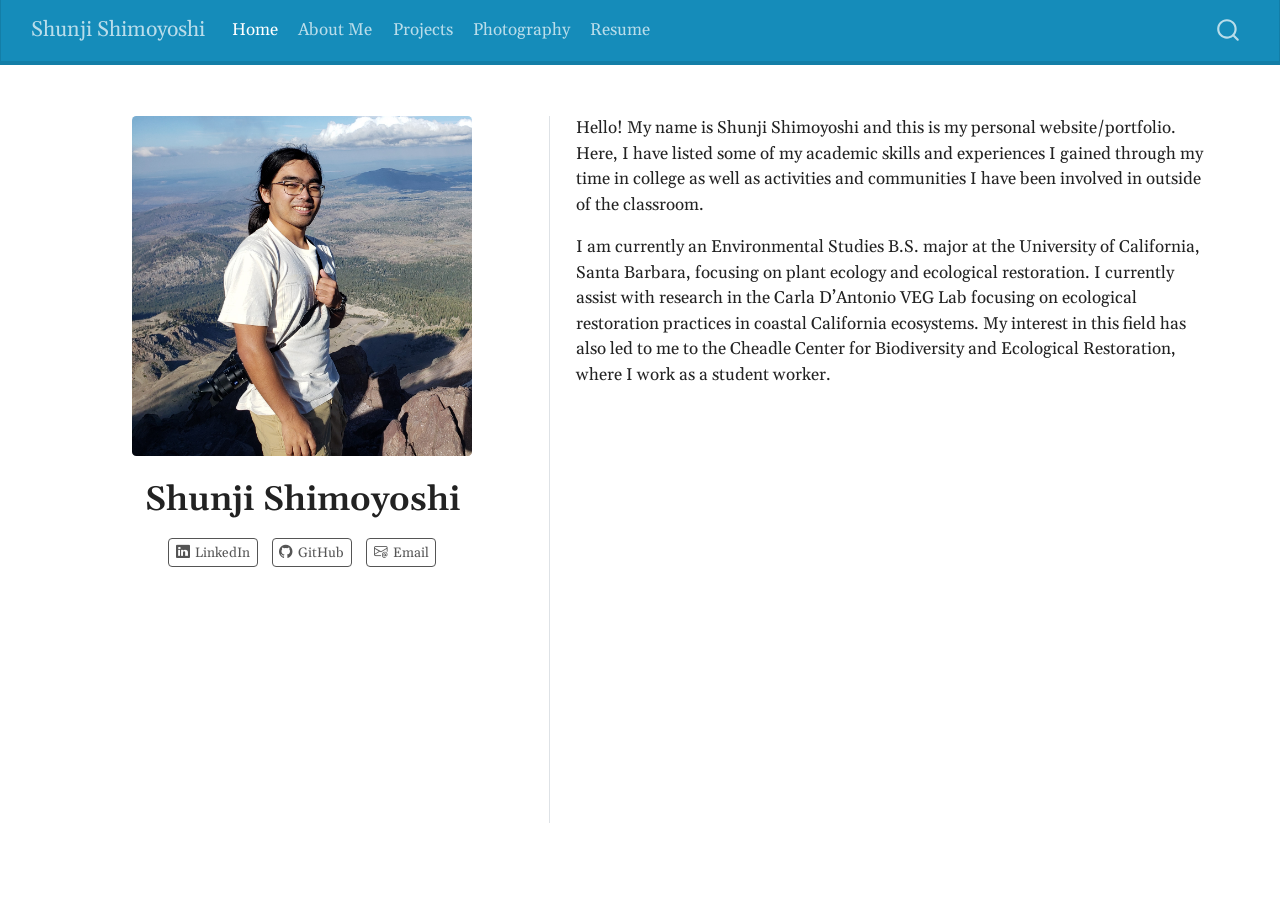
<file: docs/index.html>
<!DOCTYPE html>
<html xmlns="http://www.w3.org/1999/xhtml" lang="en" xml:lang="en"><head>

<meta charset="utf-8">
<meta name="generator" content="quarto-1.7.32">

<meta name="viewport" content="width=device-width, initial-scale=1.0, user-scalable=yes">


<title>Shunji Shimoyoshi</title>
<style>
code{white-space: pre-wrap;}
span.smallcaps{font-variant: small-caps;}
div.columns{display: flex; gap: min(4vw, 1.5em);}
div.column{flex: auto; overflow-x: auto;}
div.hanging-indent{margin-left: 1.5em; text-indent: -1.5em;}
ul.task-list{list-style: none;}
ul.task-list li input[type="checkbox"] {
  width: 0.8em;
  margin: 0 0.8em 0.2em -1em; /* quarto-specific, see https://github.com/quarto-dev/quarto-cli/issues/4556 */ 
  vertical-align: middle;
}
</style>


<script src="site_libs/quarto-nav/quarto-nav.js"></script>
<script src="site_libs/quarto-nav/headroom.min.js"></script>
<script src="site_libs/clipboard/clipboard.min.js"></script>
<script src="site_libs/quarto-search/autocomplete.umd.js"></script>
<script src="site_libs/quarto-search/fuse.min.js"></script>
<script src="site_libs/quarto-search/quarto-search.js"></script>
<meta name="quarto:offset" content="./">
<script src="site_libs/quarto-html/quarto.js" type="module"></script>
<script src="site_libs/quarto-html/tabsets/tabsets.js" type="module"></script>
<script src="site_libs/quarto-html/popper.min.js"></script>
<script src="site_libs/quarto-html/tippy.umd.min.js"></script>
<link href="site_libs/quarto-html/tippy.css" rel="stylesheet">
<link href="site_libs/quarto-html/quarto-syntax-highlighting-37eea08aefeeee20ff55810ff984fec1.css" rel="stylesheet" id="quarto-text-highlighting-styles">
<script src="site_libs/bootstrap/bootstrap.min.js"></script>
<link href="site_libs/bootstrap/bootstrap-icons.css" rel="stylesheet">
<link href="site_libs/bootstrap/bootstrap-f53d86c0c5253273106749e0fa7ec14d.min.css" rel="stylesheet" append-hash="true" id="quarto-bootstrap" data-mode="light">
<script id="quarto-search-options" type="application/json">{
  "location": "navbar",
  "copy-button": false,
  "collapse-after": 3,
  "panel-placement": "end",
  "type": "overlay",
  "limit": 50,
  "keyboard-shortcut": [
    "f",
    "/",
    "s"
  ],
  "show-item-context": false,
  "language": {
    "search-no-results-text": "No results",
    "search-matching-documents-text": "matching documents",
    "search-copy-link-title": "Copy link to search",
    "search-hide-matches-text": "Hide additional matches",
    "search-more-match-text": "more match in this document",
    "search-more-matches-text": "more matches in this document",
    "search-clear-button-title": "Clear",
    "search-text-placeholder": "",
    "search-detached-cancel-button-title": "Cancel",
    "search-submit-button-title": "Submit",
    "search-label": "Search"
  }
}</script>


</head>

<body class="nav-fixed quarto-light">

<div id="quarto-search-results"></div>
  <header id="quarto-header" class="headroom fixed-top">
    <nav class="navbar navbar-expand-lg " data-bs-theme="dark">
      <div class="navbar-container container-fluid">
      <div class="navbar-brand-container mx-auto">
    <a class="navbar-brand" href="./index.html">
    <span class="navbar-title">Shunji Shimoyoshi</span>
    </a>
  </div>
            <div id="quarto-search" class="" title="Search"></div>
          <button class="navbar-toggler" type="button" data-bs-toggle="collapse" data-bs-target="#navbarCollapse" aria-controls="navbarCollapse" role="menu" aria-expanded="false" aria-label="Toggle navigation" onclick="if (window.quartoToggleHeadroom) { window.quartoToggleHeadroom(); }">
  <span class="navbar-toggler-icon"></span>
</button>
          <div class="collapse navbar-collapse" id="navbarCollapse">
            <ul class="navbar-nav navbar-nav-scroll me-auto">
  <li class="nav-item">
    <a class="nav-link active" href="./index.html" aria-current="page"> 
<span class="menu-text">Home</span></a>
  </li>  
  <li class="nav-item">
    <a class="nav-link" href="./about.html"> 
<span class="menu-text">About Me</span></a>
  </li>  
  <li class="nav-item">
    <a class="nav-link" href="./posts.html"> 
<span class="menu-text">Projects</span></a>
  </li>  
  <li class="nav-item">
    <a class="nav-link" href="./photography.html"> 
<span class="menu-text">Photography</span></a>
  </li>  
  <li class="nav-item">
    <a class="nav-link" href="./resume.html"> 
<span class="menu-text">Resume</span></a>
  </li>  
</ul>
          </div> <!-- /navcollapse -->
            <div class="quarto-navbar-tools">
</div>
      </div> <!-- /container-fluid -->
    </nav>
</header>
<!-- content -->
<div id="quarto-content" class="quarto-container page-columns page-rows-contents page-layout-full page-navbar">
<!-- sidebar -->
<!-- margin-sidebar -->
    
<!-- main -->
<div class="quarto-about-trestles column-page">
  <div class="about-entity">
    <img src="pictures/headshot.jpg" class="about-image
  rounded " style="width: 20em;">
<header id="title-block-header" class="quarto-title-block default">
<div class="quarto-title">
<h1 class="title">Shunji Shimoyoshi</h1>
</div>
<div class="quarto-title-meta column-page">
  </div>
</header>
    <div class="about-links">
  <a href="https://www.linkedin.com/in/shunji-shimoyoshi/" class="about-link" rel="" target="_blank">
    <i class="bi bi-linkedin"></i>
     <span class="about-link-text">LinkedIn</span>
  </a>
  <a href="https://github.com/ShunjiShimo" class="about-link" rel="" target="_blank">
    <i class="bi bi-github"></i>
     <span class="about-link-text">GitHub</span>
  </a>
  <a href="mailto:sshimoyoshi@ucsb.edu" class="about-link" rel="" target="">
    <i class="bi bi-envelope-at"></i>
     <span class="about-link-text">Email</span>
  </a>
</div>
  </div>
  <div class="about-contents"><main class="content column-page" id="quarto-document-content">
<p>Hello! My name is Shunji Shimoyoshi and this is my personal website/portfolio. Here, I have listed some of my academic skills and experiences I gained through my time in college as well as activities and communities I have been involved in outside of the classroom.</p>
<p>I am currently an Environmental Studies B.S. major at the University of California, Santa Barbara, focusing on plant ecology and ecological restoration. I currently assist with research in the Carla D’Antonio VEG Lab focusing on ecological restoration practices in coastal California ecosystems. My interest in this field has also led to me to the Cheadle Center for Biodiversity and Ecological Restoration, where I work as a student worker.</p>


</main></div>
</div>
 <!-- /main -->
<script id="quarto-html-after-body" type="application/javascript">
  window.document.addEventListener("DOMContentLoaded", function (event) {
    const isCodeAnnotation = (el) => {
      for (const clz of el.classList) {
        if (clz.startsWith('code-annotation-')) {                     
          return true;
        }
      }
      return false;
    }
    const onCopySuccess = function(e) {
      // button target
      const button = e.trigger;
      // don't keep focus
      button.blur();
      // flash "checked"
      button.classList.add('code-copy-button-checked');
      var currentTitle = button.getAttribute("title");
      button.setAttribute("title", "Copied!");
      let tooltip;
      if (window.bootstrap) {
        button.setAttribute("data-bs-toggle", "tooltip");
        button.setAttribute("data-bs-placement", "left");
        button.setAttribute("data-bs-title", "Copied!");
        tooltip = new bootstrap.Tooltip(button, 
          { trigger: "manual", 
            customClass: "code-copy-button-tooltip",
            offset: [0, -8]});
        tooltip.show();    
      }
      setTimeout(function() {
        if (tooltip) {
          tooltip.hide();
          button.removeAttribute("data-bs-title");
          button.removeAttribute("data-bs-toggle");
          button.removeAttribute("data-bs-placement");
        }
        button.setAttribute("title", currentTitle);
        button.classList.remove('code-copy-button-checked');
      }, 1000);
      // clear code selection
      e.clearSelection();
    }
    const getTextToCopy = function(trigger) {
        const codeEl = trigger.previousElementSibling.cloneNode(true);
        for (const childEl of codeEl.children) {
          if (isCodeAnnotation(childEl)) {
            childEl.remove();
          }
        }
        return codeEl.innerText;
    }
    const clipboard = new window.ClipboardJS('.code-copy-button:not([data-in-quarto-modal])', {
      text: getTextToCopy
    });
    clipboard.on('success', onCopySuccess);
    if (window.document.getElementById('quarto-embedded-source-code-modal')) {
      const clipboardModal = new window.ClipboardJS('.code-copy-button[data-in-quarto-modal]', {
        text: getTextToCopy,
        container: window.document.getElementById('quarto-embedded-source-code-modal')
      });
      clipboardModal.on('success', onCopySuccess);
    }
      var localhostRegex = new RegExp(/^(?:http|https):\/\/localhost\:?[0-9]*\//);
      var mailtoRegex = new RegExp(/^mailto:/);
        var filterRegex = new RegExp('/' + window.location.host + '/');
      var isInternal = (href) => {
          return filterRegex.test(href) || localhostRegex.test(href) || mailtoRegex.test(href);
      }
      // Inspect non-navigation links and adorn them if external
     var links = window.document.querySelectorAll('a[href]:not(.nav-link):not(.navbar-brand):not(.toc-action):not(.sidebar-link):not(.sidebar-item-toggle):not(.pagination-link):not(.no-external):not([aria-hidden]):not(.dropdown-item):not(.quarto-navigation-tool):not(.about-link)');
      for (var i=0; i<links.length; i++) {
        const link = links[i];
        if (!isInternal(link.href)) {
          // undo the damage that might have been done by quarto-nav.js in the case of
          // links that we want to consider external
          if (link.dataset.originalHref !== undefined) {
            link.href = link.dataset.originalHref;
          }
        }
      }
    function tippyHover(el, contentFn, onTriggerFn, onUntriggerFn) {
      const config = {
        allowHTML: true,
        maxWidth: 500,
        delay: 100,
        arrow: false,
        appendTo: function(el) {
            return el.parentElement;
        },
        interactive: true,
        interactiveBorder: 10,
        theme: 'quarto',
        placement: 'bottom-start',
      };
      if (contentFn) {
        config.content = contentFn;
      }
      if (onTriggerFn) {
        config.onTrigger = onTriggerFn;
      }
      if (onUntriggerFn) {
        config.onUntrigger = onUntriggerFn;
      }
      window.tippy(el, config); 
    }
    const noterefs = window.document.querySelectorAll('a[role="doc-noteref"]');
    for (var i=0; i<noterefs.length; i++) {
      const ref = noterefs[i];
      tippyHover(ref, function() {
        // use id or data attribute instead here
        let href = ref.getAttribute('data-footnote-href') || ref.getAttribute('href');
        try { href = new URL(href).hash; } catch {}
        const id = href.replace(/^#\/?/, "");
        const note = window.document.getElementById(id);
        if (note) {
          return note.innerHTML;
        } else {
          return "";
        }
      });
    }
    const xrefs = window.document.querySelectorAll('a.quarto-xref');
    const processXRef = (id, note) => {
      // Strip column container classes
      const stripColumnClz = (el) => {
        el.classList.remove("page-full", "page-columns");
        if (el.children) {
          for (const child of el.children) {
            stripColumnClz(child);
          }
        }
      }
      stripColumnClz(note)
      if (id === null || id.startsWith('sec-')) {
        // Special case sections, only their first couple elements
        const container = document.createElement("div");
        if (note.children && note.children.length > 2) {
          container.appendChild(note.children[0].cloneNode(true));
          for (let i = 1; i < note.children.length; i++) {
            const child = note.children[i];
            if (child.tagName === "P" && child.innerText === "") {
              continue;
            } else {
              container.appendChild(child.cloneNode(true));
              break;
            }
          }
          if (window.Quarto?.typesetMath) {
            window.Quarto.typesetMath(container);
          }
          return container.innerHTML
        } else {
          if (window.Quarto?.typesetMath) {
            window.Quarto.typesetMath(note);
          }
          return note.innerHTML;
        }
      } else {
        // Remove any anchor links if they are present
        const anchorLink = note.querySelector('a.anchorjs-link');
        if (anchorLink) {
          anchorLink.remove();
        }
        if (window.Quarto?.typesetMath) {
          window.Quarto.typesetMath(note);
        }
        if (note.classList.contains("callout")) {
          return note.outerHTML;
        } else {
          return note.innerHTML;
        }
      }
    }
    for (var i=0; i<xrefs.length; i++) {
      const xref = xrefs[i];
      tippyHover(xref, undefined, function(instance) {
        instance.disable();
        let url = xref.getAttribute('href');
        let hash = undefined; 
        if (url.startsWith('#')) {
          hash = url;
        } else {
          try { hash = new URL(url).hash; } catch {}
        }
        if (hash) {
          const id = hash.replace(/^#\/?/, "");
          const note = window.document.getElementById(id);
          if (note !== null) {
            try {
              const html = processXRef(id, note.cloneNode(true));
              instance.setContent(html);
            } finally {
              instance.enable();
              instance.show();
            }
          } else {
            // See if we can fetch this
            fetch(url.split('#')[0])
            .then(res => res.text())
            .then(html => {
              const parser = new DOMParser();
              const htmlDoc = parser.parseFromString(html, "text/html");
              const note = htmlDoc.getElementById(id);
              if (note !== null) {
                const html = processXRef(id, note);
                instance.setContent(html);
              } 
            }).finally(() => {
              instance.enable();
              instance.show();
            });
          }
        } else {
          // See if we can fetch a full url (with no hash to target)
          // This is a special case and we should probably do some content thinning / targeting
          fetch(url)
          .then(res => res.text())
          .then(html => {
            const parser = new DOMParser();
            const htmlDoc = parser.parseFromString(html, "text/html");
            const note = htmlDoc.querySelector('main.content');
            if (note !== null) {
              // This should only happen for chapter cross references
              // (since there is no id in the URL)
              // remove the first header
              if (note.children.length > 0 && note.children[0].tagName === "HEADER") {
                note.children[0].remove();
              }
              const html = processXRef(null, note);
              instance.setContent(html);
            } 
          }).finally(() => {
            instance.enable();
            instance.show();
          });
        }
      }, function(instance) {
      });
    }
        let selectedAnnoteEl;
        const selectorForAnnotation = ( cell, annotation) => {
          let cellAttr = 'data-code-cell="' + cell + '"';
          let lineAttr = 'data-code-annotation="' +  annotation + '"';
          const selector = 'span[' + cellAttr + '][' + lineAttr + ']';
          return selector;
        }
        const selectCodeLines = (annoteEl) => {
          const doc = window.document;
          const targetCell = annoteEl.getAttribute("data-target-cell");
          const targetAnnotation = annoteEl.getAttribute("data-target-annotation");
          const annoteSpan = window.document.querySelector(selectorForAnnotation(targetCell, targetAnnotation));
          const lines = annoteSpan.getAttribute("data-code-lines").split(",");
          const lineIds = lines.map((line) => {
            return targetCell + "-" + line;
          })
          let top = null;
          let height = null;
          let parent = null;
          if (lineIds.length > 0) {
              //compute the position of the single el (top and bottom and make a div)
              const el = window.document.getElementById(lineIds[0]);
              top = el.offsetTop;
              height = el.offsetHeight;
              parent = el.parentElement.parentElement;
            if (lineIds.length > 1) {
              const lastEl = window.document.getElementById(lineIds[lineIds.length - 1]);
              const bottom = lastEl.offsetTop + lastEl.offsetHeight;
              height = bottom - top;
            }
            if (top !== null && height !== null && parent !== null) {
              // cook up a div (if necessary) and position it 
              let div = window.document.getElementById("code-annotation-line-highlight");
              if (div === null) {
                div = window.document.createElement("div");
                div.setAttribute("id", "code-annotation-line-highlight");
                div.style.position = 'absolute';
                parent.appendChild(div);
              }
              div.style.top = top - 2 + "px";
              div.style.height = height + 4 + "px";
              div.style.left = 0;
              let gutterDiv = window.document.getElementById("code-annotation-line-highlight-gutter");
              if (gutterDiv === null) {
                gutterDiv = window.document.createElement("div");
                gutterDiv.setAttribute("id", "code-annotation-line-highlight-gutter");
                gutterDiv.style.position = 'absolute';
                const codeCell = window.document.getElementById(targetCell);
                const gutter = codeCell.querySelector('.code-annotation-gutter');
                gutter.appendChild(gutterDiv);
              }
              gutterDiv.style.top = top - 2 + "px";
              gutterDiv.style.height = height + 4 + "px";
            }
            selectedAnnoteEl = annoteEl;
          }
        };
        const unselectCodeLines = () => {
          const elementsIds = ["code-annotation-line-highlight", "code-annotation-line-highlight-gutter"];
          elementsIds.forEach((elId) => {
            const div = window.document.getElementById(elId);
            if (div) {
              div.remove();
            }
          });
          selectedAnnoteEl = undefined;
        };
          // Handle positioning of the toggle
      window.addEventListener(
        "resize",
        throttle(() => {
          elRect = undefined;
          if (selectedAnnoteEl) {
            selectCodeLines(selectedAnnoteEl);
          }
        }, 10)
      );
      function throttle(fn, ms) {
      let throttle = false;
      let timer;
        return (...args) => {
          if(!throttle) { // first call gets through
              fn.apply(this, args);
              throttle = true;
          } else { // all the others get throttled
              if(timer) clearTimeout(timer); // cancel #2
              timer = setTimeout(() => {
                fn.apply(this, args);
                timer = throttle = false;
              }, ms);
          }
        };
      }
        // Attach click handler to the DT
        const annoteDls = window.document.querySelectorAll('dt[data-target-cell]');
        for (const annoteDlNode of annoteDls) {
          annoteDlNode.addEventListener('click', (event) => {
            const clickedEl = event.target;
            if (clickedEl !== selectedAnnoteEl) {
              unselectCodeLines();
              const activeEl = window.document.querySelector('dt[data-target-cell].code-annotation-active');
              if (activeEl) {
                activeEl.classList.remove('code-annotation-active');
              }
              selectCodeLines(clickedEl);
              clickedEl.classList.add('code-annotation-active');
            } else {
              // Unselect the line
              unselectCodeLines();
              clickedEl.classList.remove('code-annotation-active');
            }
          });
        }
    const findCites = (el) => {
      const parentEl = el.parentElement;
      if (parentEl) {
        const cites = parentEl.dataset.cites;
        if (cites) {
          return {
            el,
            cites: cites.split(' ')
          };
        } else {
          return findCites(el.parentElement)
        }
      } else {
        return undefined;
      }
    };
    var bibliorefs = window.document.querySelectorAll('a[role="doc-biblioref"]');
    for (var i=0; i<bibliorefs.length; i++) {
      const ref = bibliorefs[i];
      const citeInfo = findCites(ref);
      if (citeInfo) {
        tippyHover(citeInfo.el, function() {
          var popup = window.document.createElement('div');
          citeInfo.cites.forEach(function(cite) {
            var citeDiv = window.document.createElement('div');
            citeDiv.classList.add('hanging-indent');
            citeDiv.classList.add('csl-entry');
            var biblioDiv = window.document.getElementById('ref-' + cite);
            if (biblioDiv) {
              citeDiv.innerHTML = biblioDiv.innerHTML;
            }
            popup.appendChild(citeDiv);
          });
          return popup.innerHTML;
        });
      }
    }
  });
  </script>
</div> <!-- /content -->




</body></html>
</file>
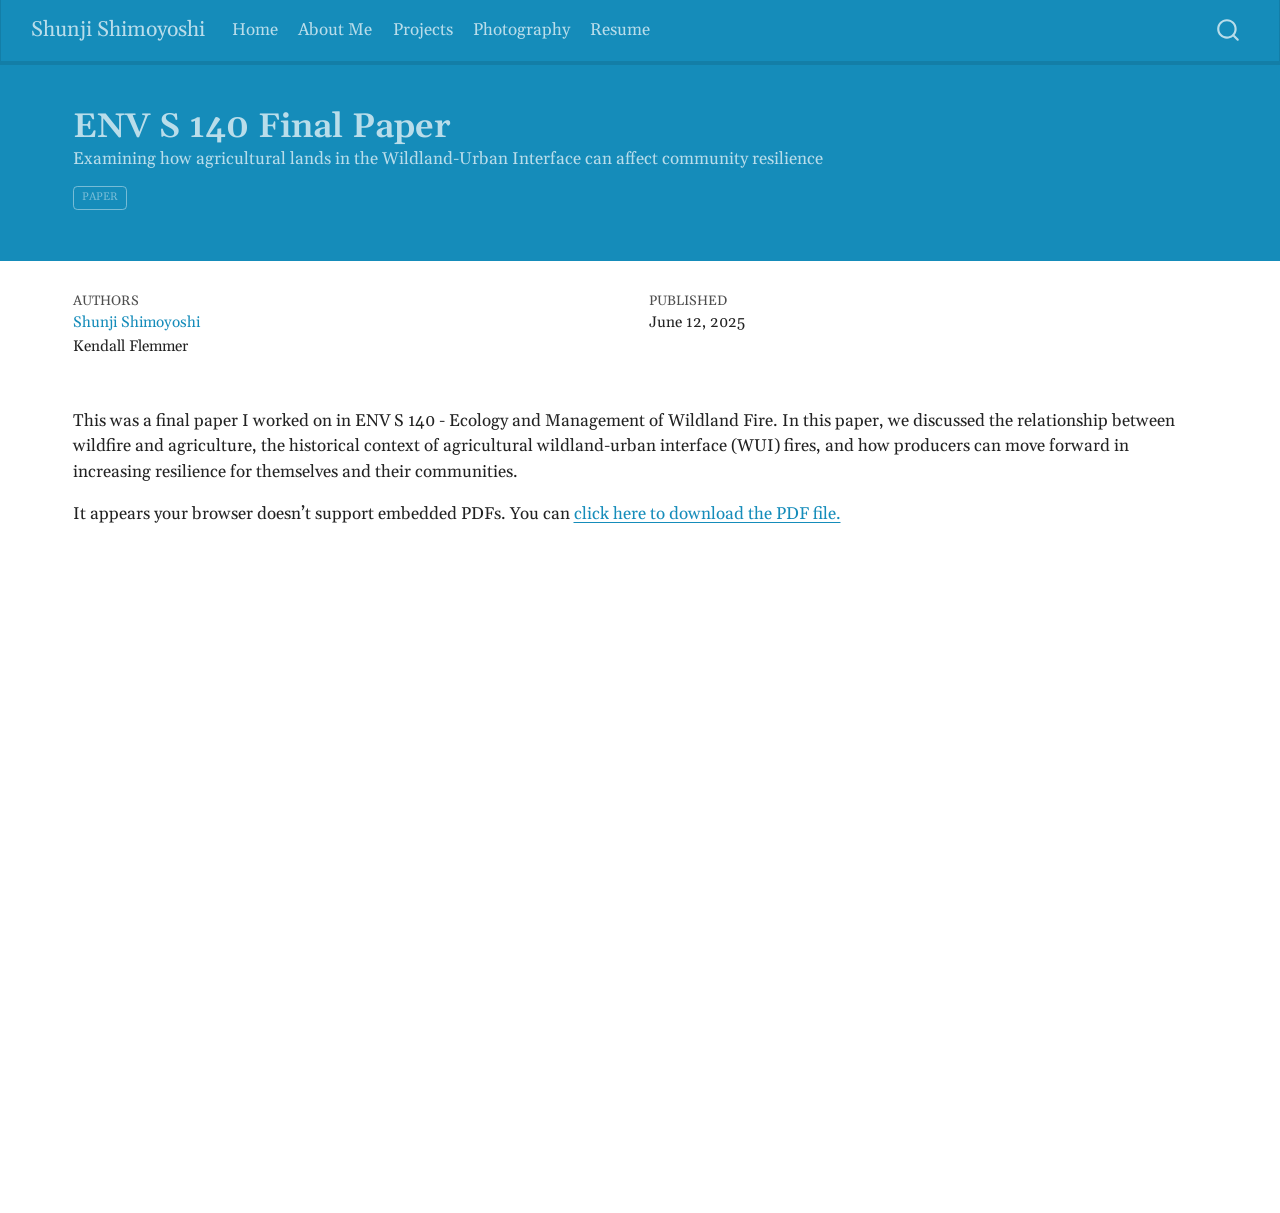
<file: docs/posts/2025-06-12-envs140-final-paper/index.html>
<!DOCTYPE html>
<html xmlns="http://www.w3.org/1999/xhtml" lang="en" xml:lang="en"><head>

<meta charset="utf-8">
<meta name="generator" content="quarto-1.7.32">

<meta name="viewport" content="width=device-width, initial-scale=1.0, user-scalable=yes">

<meta name="author" content="Shunji Shimoyoshi">
<meta name="author" content="Kendall Flemmer">
<meta name="dcterms.date" content="2025-06-12">
<meta name="description" content="Examining how agricultural lands in the Wildland-Urban Interface can affect community resilience">

<title>ENV S 140 Final Paper – Shunji Shimoyoshi</title>
<style>
code{white-space: pre-wrap;}
span.smallcaps{font-variant: small-caps;}
div.columns{display: flex; gap: min(4vw, 1.5em);}
div.column{flex: auto; overflow-x: auto;}
div.hanging-indent{margin-left: 1.5em; text-indent: -1.5em;}
ul.task-list{list-style: none;}
ul.task-list li input[type="checkbox"] {
  width: 0.8em;
  margin: 0 0.8em 0.2em -1em; /* quarto-specific, see https://github.com/quarto-dev/quarto-cli/issues/4556 */ 
  vertical-align: middle;
}
</style>


<script src="../../site_libs/quarto-nav/quarto-nav.js"></script>
<script src="../../site_libs/quarto-nav/headroom.min.js"></script>
<script src="../../site_libs/clipboard/clipboard.min.js"></script>
<script src="../../site_libs/quarto-search/autocomplete.umd.js"></script>
<script src="../../site_libs/quarto-search/fuse.min.js"></script>
<script src="../../site_libs/quarto-search/quarto-search.js"></script>
<meta name="quarto:offset" content="../../">
<script src="../../site_libs/quarto-html/quarto.js" type="module"></script>
<script src="../../site_libs/quarto-html/tabsets/tabsets.js" type="module"></script>
<script src="../../site_libs/quarto-html/popper.min.js"></script>
<script src="../../site_libs/quarto-html/tippy.umd.min.js"></script>
<script src="../../site_libs/quarto-html/anchor.min.js"></script>
<link href="../../site_libs/quarto-html/tippy.css" rel="stylesheet">
<link href="../../site_libs/quarto-html/quarto-syntax-highlighting-37eea08aefeeee20ff55810ff984fec1.css" rel="stylesheet" id="quarto-text-highlighting-styles">
<script src="../../site_libs/bootstrap/bootstrap.min.js"></script>
<link href="../../site_libs/bootstrap/bootstrap-icons.css" rel="stylesheet">
<link href="../../site_libs/bootstrap/bootstrap-f53d86c0c5253273106749e0fa7ec14d.min.css" rel="stylesheet" append-hash="true" id="quarto-bootstrap" data-mode="light">
<script id="quarto-search-options" type="application/json">{
  "location": "navbar",
  "copy-button": false,
  "collapse-after": 3,
  "panel-placement": "end",
  "type": "overlay",
  "limit": 50,
  "keyboard-shortcut": [
    "f",
    "/",
    "s"
  ],
  "show-item-context": false,
  "language": {
    "search-no-results-text": "No results",
    "search-matching-documents-text": "matching documents",
    "search-copy-link-title": "Copy link to search",
    "search-hide-matches-text": "Hide additional matches",
    "search-more-match-text": "more match in this document",
    "search-more-matches-text": "more matches in this document",
    "search-clear-button-title": "Clear",
    "search-text-placeholder": "",
    "search-detached-cancel-button-title": "Cancel",
    "search-submit-button-title": "Submit",
    "search-label": "Search"
  }
}</script>


</head>

<body class="nav-fixed quarto-light">

<div id="quarto-search-results"></div>
  <header id="quarto-header" class="headroom fixed-top quarto-banner">
    <nav class="navbar navbar-expand-lg " data-bs-theme="dark">
      <div class="navbar-container container-fluid">
      <div class="navbar-brand-container mx-auto">
    <a class="navbar-brand" href="../../index.html">
    <span class="navbar-title">Shunji Shimoyoshi</span>
    </a>
  </div>
            <div id="quarto-search" class="" title="Search"></div>
          <button class="navbar-toggler" type="button" data-bs-toggle="collapse" data-bs-target="#navbarCollapse" aria-controls="navbarCollapse" role="menu" aria-expanded="false" aria-label="Toggle navigation" onclick="if (window.quartoToggleHeadroom) { window.quartoToggleHeadroom(); }">
  <span class="navbar-toggler-icon"></span>
</button>
          <div class="collapse navbar-collapse" id="navbarCollapse">
            <ul class="navbar-nav navbar-nav-scroll me-auto">
  <li class="nav-item">
    <a class="nav-link" href="../../index.html"> 
<span class="menu-text">Home</span></a>
  </li>  
  <li class="nav-item">
    <a class="nav-link" href="../../about.html"> 
<span class="menu-text">About Me</span></a>
  </li>  
  <li class="nav-item">
    <a class="nav-link" href="../../posts.html"> 
<span class="menu-text">Projects</span></a>
  </li>  
  <li class="nav-item">
    <a class="nav-link" href="../../photography.html"> 
<span class="menu-text">Photography</span></a>
  </li>  
  <li class="nav-item">
    <a class="nav-link" href="../../resume.html"> 
<span class="menu-text">Resume</span></a>
  </li>  
</ul>
          </div> <!-- /navcollapse -->
            <div class="quarto-navbar-tools">
</div>
      </div> <!-- /container-fluid -->
    </nav>
</header>
<!-- content -->
<header id="title-block-header" class="quarto-title-block default page-columns page-full">
  <div class="quarto-title-banner page-columns page-full">
    <div class="quarto-title column-page">
      <h1 class="title">ENV S 140 Final Paper</h1>
                  <div>
        <div class="description">
          Examining how agricultural lands in the Wildland-Urban Interface can affect community resilience
        </div>
      </div>
                          <div class="quarto-categories">
                <div class="quarto-category">Paper</div>
              </div>
                  </div>
  </div>
    
  
  <div class="quarto-title-meta column-page">

      <div>
      <div class="quarto-title-meta-heading">Authors</div>
      <div class="quarto-title-meta-contents">
               <p><a href="https://shunjishimo.github.io/">Shunji Shimoyoshi</a> </p>
               <p>Kendall Flemmer </p>
            </div>
    </div>
      
      <div>
      <div class="quarto-title-meta-heading">Published</div>
      <div class="quarto-title-meta-contents">
        <p class="date">June 12, 2025</p>
      </div>
    </div>
    
      
    </div>
    
  
  </header><div id="quarto-content" class="quarto-container page-columns page-rows-contents page-layout-full page-navbar">
<!-- sidebar -->
<!-- margin-sidebar -->
    
<!-- main -->
<main class="content quarto-banner-title-block column-page" id="quarto-document-content">





<p>This was a final paper I worked on in ENV S 140 - Ecology and Management of Wildland Fire. In this paper, we discussed the relationship between wildfire and agriculture, the historical context of agricultural wildland-urban interface (WUI) fires, and how producers can move forward in increasing resilience for themselves and their communities.</p>
<object data="ENV S 140 - Final Paper.pdf" type="application/pdf" width="100%" height="600px">
<p>
It appears your browser doesn’t support embedded PDFs. You can <a href="ENV S 140 - Final Paper.pdf">click here to download the PDF file.</a>
</p>
</object>



</main> <!-- /main -->
<script id="quarto-html-after-body" type="application/javascript">
  window.document.addEventListener("DOMContentLoaded", function (event) {
    const icon = "";
    const anchorJS = new window.AnchorJS();
    anchorJS.options = {
      placement: 'right',
      icon: icon
    };
    anchorJS.add('.anchored');
    const isCodeAnnotation = (el) => {
      for (const clz of el.classList) {
        if (clz.startsWith('code-annotation-')) {                     
          return true;
        }
      }
      return false;
    }
    const onCopySuccess = function(e) {
      // button target
      const button = e.trigger;
      // don't keep focus
      button.blur();
      // flash "checked"
      button.classList.add('code-copy-button-checked');
      var currentTitle = button.getAttribute("title");
      button.setAttribute("title", "Copied!");
      let tooltip;
      if (window.bootstrap) {
        button.setAttribute("data-bs-toggle", "tooltip");
        button.setAttribute("data-bs-placement", "left");
        button.setAttribute("data-bs-title", "Copied!");
        tooltip = new bootstrap.Tooltip(button, 
          { trigger: "manual", 
            customClass: "code-copy-button-tooltip",
            offset: [0, -8]});
        tooltip.show();    
      }
      setTimeout(function() {
        if (tooltip) {
          tooltip.hide();
          button.removeAttribute("data-bs-title");
          button.removeAttribute("data-bs-toggle");
          button.removeAttribute("data-bs-placement");
        }
        button.setAttribute("title", currentTitle);
        button.classList.remove('code-copy-button-checked');
      }, 1000);
      // clear code selection
      e.clearSelection();
    }
    const getTextToCopy = function(trigger) {
        const codeEl = trigger.previousElementSibling.cloneNode(true);
        for (const childEl of codeEl.children) {
          if (isCodeAnnotation(childEl)) {
            childEl.remove();
          }
        }
        return codeEl.innerText;
    }
    const clipboard = new window.ClipboardJS('.code-copy-button:not([data-in-quarto-modal])', {
      text: getTextToCopy
    });
    clipboard.on('success', onCopySuccess);
    if (window.document.getElementById('quarto-embedded-source-code-modal')) {
      const clipboardModal = new window.ClipboardJS('.code-copy-button[data-in-quarto-modal]', {
        text: getTextToCopy,
        container: window.document.getElementById('quarto-embedded-source-code-modal')
      });
      clipboardModal.on('success', onCopySuccess);
    }
      var localhostRegex = new RegExp(/^(?:http|https):\/\/localhost\:?[0-9]*\//);
      var mailtoRegex = new RegExp(/^mailto:/);
        var filterRegex = new RegExp('/' + window.location.host + '/');
      var isInternal = (href) => {
          return filterRegex.test(href) || localhostRegex.test(href) || mailtoRegex.test(href);
      }
      // Inspect non-navigation links and adorn them if external
     var links = window.document.querySelectorAll('a[href]:not(.nav-link):not(.navbar-brand):not(.toc-action):not(.sidebar-link):not(.sidebar-item-toggle):not(.pagination-link):not(.no-external):not([aria-hidden]):not(.dropdown-item):not(.quarto-navigation-tool):not(.about-link)');
      for (var i=0; i<links.length; i++) {
        const link = links[i];
        if (!isInternal(link.href)) {
          // undo the damage that might have been done by quarto-nav.js in the case of
          // links that we want to consider external
          if (link.dataset.originalHref !== undefined) {
            link.href = link.dataset.originalHref;
          }
        }
      }
    function tippyHover(el, contentFn, onTriggerFn, onUntriggerFn) {
      const config = {
        allowHTML: true,
        maxWidth: 500,
        delay: 100,
        arrow: false,
        appendTo: function(el) {
            return el.parentElement;
        },
        interactive: true,
        interactiveBorder: 10,
        theme: 'quarto',
        placement: 'bottom-start',
      };
      if (contentFn) {
        config.content = contentFn;
      }
      if (onTriggerFn) {
        config.onTrigger = onTriggerFn;
      }
      if (onUntriggerFn) {
        config.onUntrigger = onUntriggerFn;
      }
      window.tippy(el, config); 
    }
    const noterefs = window.document.querySelectorAll('a[role="doc-noteref"]');
    for (var i=0; i<noterefs.length; i++) {
      const ref = noterefs[i];
      tippyHover(ref, function() {
        // use id or data attribute instead here
        let href = ref.getAttribute('data-footnote-href') || ref.getAttribute('href');
        try { href = new URL(href).hash; } catch {}
        const id = href.replace(/^#\/?/, "");
        const note = window.document.getElementById(id);
        if (note) {
          return note.innerHTML;
        } else {
          return "";
        }
      });
    }
    const xrefs = window.document.querySelectorAll('a.quarto-xref');
    const processXRef = (id, note) => {
      // Strip column container classes
      const stripColumnClz = (el) => {
        el.classList.remove("page-full", "page-columns");
        if (el.children) {
          for (const child of el.children) {
            stripColumnClz(child);
          }
        }
      }
      stripColumnClz(note)
      if (id === null || id.startsWith('sec-')) {
        // Special case sections, only their first couple elements
        const container = document.createElement("div");
        if (note.children && note.children.length > 2) {
          container.appendChild(note.children[0].cloneNode(true));
          for (let i = 1; i < note.children.length; i++) {
            const child = note.children[i];
            if (child.tagName === "P" && child.innerText === "") {
              continue;
            } else {
              container.appendChild(child.cloneNode(true));
              break;
            }
          }
          if (window.Quarto?.typesetMath) {
            window.Quarto.typesetMath(container);
          }
          return container.innerHTML
        } else {
          if (window.Quarto?.typesetMath) {
            window.Quarto.typesetMath(note);
          }
          return note.innerHTML;
        }
      } else {
        // Remove any anchor links if they are present
        const anchorLink = note.querySelector('a.anchorjs-link');
        if (anchorLink) {
          anchorLink.remove();
        }
        if (window.Quarto?.typesetMath) {
          window.Quarto.typesetMath(note);
        }
        if (note.classList.contains("callout")) {
          return note.outerHTML;
        } else {
          return note.innerHTML;
        }
      }
    }
    for (var i=0; i<xrefs.length; i++) {
      const xref = xrefs[i];
      tippyHover(xref, undefined, function(instance) {
        instance.disable();
        let url = xref.getAttribute('href');
        let hash = undefined; 
        if (url.startsWith('#')) {
          hash = url;
        } else {
          try { hash = new URL(url).hash; } catch {}
        }
        if (hash) {
          const id = hash.replace(/^#\/?/, "");
          const note = window.document.getElementById(id);
          if (note !== null) {
            try {
              const html = processXRef(id, note.cloneNode(true));
              instance.setContent(html);
            } finally {
              instance.enable();
              instance.show();
            }
          } else {
            // See if we can fetch this
            fetch(url.split('#')[0])
            .then(res => res.text())
            .then(html => {
              const parser = new DOMParser();
              const htmlDoc = parser.parseFromString(html, "text/html");
              const note = htmlDoc.getElementById(id);
              if (note !== null) {
                const html = processXRef(id, note);
                instance.setContent(html);
              } 
            }).finally(() => {
              instance.enable();
              instance.show();
            });
          }
        } else {
          // See if we can fetch a full url (with no hash to target)
          // This is a special case and we should probably do some content thinning / targeting
          fetch(url)
          .then(res => res.text())
          .then(html => {
            const parser = new DOMParser();
            const htmlDoc = parser.parseFromString(html, "text/html");
            const note = htmlDoc.querySelector('main.content');
            if (note !== null) {
              // This should only happen for chapter cross references
              // (since there is no id in the URL)
              // remove the first header
              if (note.children.length > 0 && note.children[0].tagName === "HEADER") {
                note.children[0].remove();
              }
              const html = processXRef(null, note);
              instance.setContent(html);
            } 
          }).finally(() => {
            instance.enable();
            instance.show();
          });
        }
      }, function(instance) {
      });
    }
        let selectedAnnoteEl;
        const selectorForAnnotation = ( cell, annotation) => {
          let cellAttr = 'data-code-cell="' + cell + '"';
          let lineAttr = 'data-code-annotation="' +  annotation + '"';
          const selector = 'span[' + cellAttr + '][' + lineAttr + ']';
          return selector;
        }
        const selectCodeLines = (annoteEl) => {
          const doc = window.document;
          const targetCell = annoteEl.getAttribute("data-target-cell");
          const targetAnnotation = annoteEl.getAttribute("data-target-annotation");
          const annoteSpan = window.document.querySelector(selectorForAnnotation(targetCell, targetAnnotation));
          const lines = annoteSpan.getAttribute("data-code-lines").split(",");
          const lineIds = lines.map((line) => {
            return targetCell + "-" + line;
          })
          let top = null;
          let height = null;
          let parent = null;
          if (lineIds.length > 0) {
              //compute the position of the single el (top and bottom and make a div)
              const el = window.document.getElementById(lineIds[0]);
              top = el.offsetTop;
              height = el.offsetHeight;
              parent = el.parentElement.parentElement;
            if (lineIds.length > 1) {
              const lastEl = window.document.getElementById(lineIds[lineIds.length - 1]);
              const bottom = lastEl.offsetTop + lastEl.offsetHeight;
              height = bottom - top;
            }
            if (top !== null && height !== null && parent !== null) {
              // cook up a div (if necessary) and position it 
              let div = window.document.getElementById("code-annotation-line-highlight");
              if (div === null) {
                div = window.document.createElement("div");
                div.setAttribute("id", "code-annotation-line-highlight");
                div.style.position = 'absolute';
                parent.appendChild(div);
              }
              div.style.top = top - 2 + "px";
              div.style.height = height + 4 + "px";
              div.style.left = 0;
              let gutterDiv = window.document.getElementById("code-annotation-line-highlight-gutter");
              if (gutterDiv === null) {
                gutterDiv = window.document.createElement("div");
                gutterDiv.setAttribute("id", "code-annotation-line-highlight-gutter");
                gutterDiv.style.position = 'absolute';
                const codeCell = window.document.getElementById(targetCell);
                const gutter = codeCell.querySelector('.code-annotation-gutter');
                gutter.appendChild(gutterDiv);
              }
              gutterDiv.style.top = top - 2 + "px";
              gutterDiv.style.height = height + 4 + "px";
            }
            selectedAnnoteEl = annoteEl;
          }
        };
        const unselectCodeLines = () => {
          const elementsIds = ["code-annotation-line-highlight", "code-annotation-line-highlight-gutter"];
          elementsIds.forEach((elId) => {
            const div = window.document.getElementById(elId);
            if (div) {
              div.remove();
            }
          });
          selectedAnnoteEl = undefined;
        };
          // Handle positioning of the toggle
      window.addEventListener(
        "resize",
        throttle(() => {
          elRect = undefined;
          if (selectedAnnoteEl) {
            selectCodeLines(selectedAnnoteEl);
          }
        }, 10)
      );
      function throttle(fn, ms) {
      let throttle = false;
      let timer;
        return (...args) => {
          if(!throttle) { // first call gets through
              fn.apply(this, args);
              throttle = true;
          } else { // all the others get throttled
              if(timer) clearTimeout(timer); // cancel #2
              timer = setTimeout(() => {
                fn.apply(this, args);
                timer = throttle = false;
              }, ms);
          }
        };
      }
        // Attach click handler to the DT
        const annoteDls = window.document.querySelectorAll('dt[data-target-cell]');
        for (const annoteDlNode of annoteDls) {
          annoteDlNode.addEventListener('click', (event) => {
            const clickedEl = event.target;
            if (clickedEl !== selectedAnnoteEl) {
              unselectCodeLines();
              const activeEl = window.document.querySelector('dt[data-target-cell].code-annotation-active');
              if (activeEl) {
                activeEl.classList.remove('code-annotation-active');
              }
              selectCodeLines(clickedEl);
              clickedEl.classList.add('code-annotation-active');
            } else {
              // Unselect the line
              unselectCodeLines();
              clickedEl.classList.remove('code-annotation-active');
            }
          });
        }
    const findCites = (el) => {
      const parentEl = el.parentElement;
      if (parentEl) {
        const cites = parentEl.dataset.cites;
        if (cites) {
          return {
            el,
            cites: cites.split(' ')
          };
        } else {
          return findCites(el.parentElement)
        }
      } else {
        return undefined;
      }
    };
    var bibliorefs = window.document.querySelectorAll('a[role="doc-biblioref"]');
    for (var i=0; i<bibliorefs.length; i++) {
      const ref = bibliorefs[i];
      const citeInfo = findCites(ref);
      if (citeInfo) {
        tippyHover(citeInfo.el, function() {
          var popup = window.document.createElement('div');
          citeInfo.cites.forEach(function(cite) {
            var citeDiv = window.document.createElement('div');
            citeDiv.classList.add('hanging-indent');
            citeDiv.classList.add('csl-entry');
            var biblioDiv = window.document.getElementById('ref-' + cite);
            if (biblioDiv) {
              citeDiv.innerHTML = biblioDiv.innerHTML;
            }
            popup.appendChild(citeDiv);
          });
          return popup.innerHTML;
        });
      }
    }
  });
  </script>
</div> <!-- /content -->




</body></html>
</file>
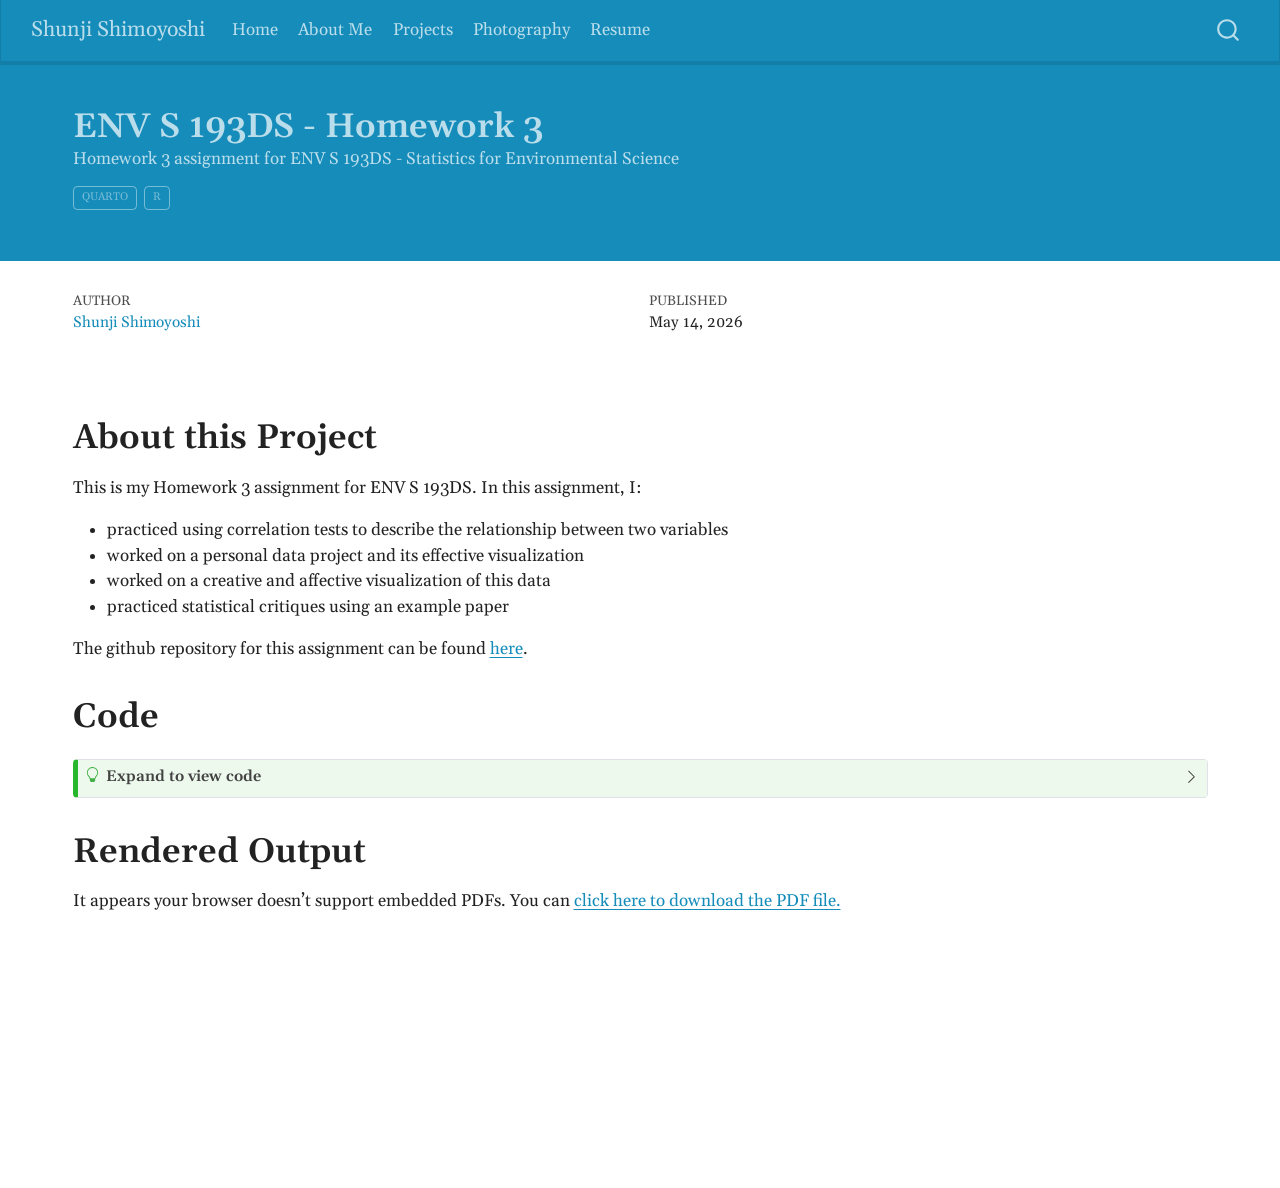
<file: docs/posts/2026-05-14-envs193ds-homework3/index.html>
<!DOCTYPE html>
<html xmlns="http://www.w3.org/1999/xhtml" lang="en" xml:lang="en"><head>

<meta charset="utf-8">
<meta name="generator" content="quarto-1.7.32">

<meta name="viewport" content="width=device-width, initial-scale=1.0, user-scalable=yes">

<meta name="author" content="Shunji Shimoyoshi">
<meta name="dcterms.date" content="2026-05-14">
<meta name="description" content="Homework 3 assignment for ENV S 193DS - Statistics for Environmental Science">

<title>ENV S 193DS - Homework 3 – Shunji Shimoyoshi</title>
<style>
code{white-space: pre-wrap;}
span.smallcaps{font-variant: small-caps;}
div.columns{display: flex; gap: min(4vw, 1.5em);}
div.column{flex: auto; overflow-x: auto;}
div.hanging-indent{margin-left: 1.5em; text-indent: -1.5em;}
ul.task-list{list-style: none;}
ul.task-list li input[type="checkbox"] {
  width: 0.8em;
  margin: 0 0.8em 0.2em -1em; /* quarto-specific, see https://github.com/quarto-dev/quarto-cli/issues/4556 */ 
  vertical-align: middle;
}
/* CSS for syntax highlighting */
html { -webkit-text-size-adjust: 100%; }
pre > code.sourceCode { white-space: pre; position: relative; }
pre > code.sourceCode > span { display: inline-block; line-height: 1.25; }
pre > code.sourceCode > span:empty { height: 1.2em; }
.sourceCode { overflow: visible; }
code.sourceCode > span { color: inherit; text-decoration: inherit; }
div.sourceCode { margin: 1em 0; }
pre.sourceCode { margin: 0; }
@media screen {
div.sourceCode { overflow: auto; }
}
@media print {
pre > code.sourceCode { white-space: pre-wrap; }
pre > code.sourceCode > span { text-indent: -5em; padding-left: 5em; }
}
pre.numberSource code
  { counter-reset: source-line 0; }
pre.numberSource code > span
  { position: relative; left: -4em; counter-increment: source-line; }
pre.numberSource code > span > a:first-child::before
  { content: counter(source-line);
    position: relative; left: -1em; text-align: right; vertical-align: baseline;
    border: none; display: inline-block;
    -webkit-touch-callout: none; -webkit-user-select: none;
    -khtml-user-select: none; -moz-user-select: none;
    -ms-user-select: none; user-select: none;
    padding: 0 4px; width: 4em;
  }
pre.numberSource { margin-left: 3em;  padding-left: 4px; }
div.sourceCode
  {   }
@media screen {
pre > code.sourceCode > span > a:first-child::before { text-decoration: underline; }
}
</style>


<script src="../../site_libs/quarto-nav/quarto-nav.js"></script>
<script src="../../site_libs/quarto-nav/headroom.min.js"></script>
<script src="../../site_libs/clipboard/clipboard.min.js"></script>
<script src="../../site_libs/quarto-search/autocomplete.umd.js"></script>
<script src="../../site_libs/quarto-search/fuse.min.js"></script>
<script src="../../site_libs/quarto-search/quarto-search.js"></script>
<meta name="quarto:offset" content="../../">
<script src="../../site_libs/quarto-html/quarto.js" type="module"></script>
<script src="../../site_libs/quarto-html/tabsets/tabsets.js" type="module"></script>
<script src="../../site_libs/quarto-html/popper.min.js"></script>
<script src="../../site_libs/quarto-html/tippy.umd.min.js"></script>
<script src="../../site_libs/quarto-html/anchor.min.js"></script>
<link href="../../site_libs/quarto-html/tippy.css" rel="stylesheet">
<link href="../../site_libs/quarto-html/quarto-syntax-highlighting-37eea08aefeeee20ff55810ff984fec1.css" rel="stylesheet" id="quarto-text-highlighting-styles">
<script src="../../site_libs/bootstrap/bootstrap.min.js"></script>
<link href="../../site_libs/bootstrap/bootstrap-icons.css" rel="stylesheet">
<link href="../../site_libs/bootstrap/bootstrap-f53d86c0c5253273106749e0fa7ec14d.min.css" rel="stylesheet" append-hash="true" id="quarto-bootstrap" data-mode="light">
<script id="quarto-search-options" type="application/json">{
  "location": "navbar",
  "copy-button": false,
  "collapse-after": 3,
  "panel-placement": "end",
  "type": "overlay",
  "limit": 50,
  "keyboard-shortcut": [
    "f",
    "/",
    "s"
  ],
  "show-item-context": false,
  "language": {
    "search-no-results-text": "No results",
    "search-matching-documents-text": "matching documents",
    "search-copy-link-title": "Copy link to search",
    "search-hide-matches-text": "Hide additional matches",
    "search-more-match-text": "more match in this document",
    "search-more-matches-text": "more matches in this document",
    "search-clear-button-title": "Clear",
    "search-text-placeholder": "",
    "search-detached-cancel-button-title": "Cancel",
    "search-submit-button-title": "Submit",
    "search-label": "Search"
  }
}</script>


</head>

<body class="nav-fixed quarto-light">

<div id="quarto-search-results"></div>
  <header id="quarto-header" class="headroom fixed-top quarto-banner">
    <nav class="navbar navbar-expand-lg " data-bs-theme="dark">
      <div class="navbar-container container-fluid">
      <div class="navbar-brand-container mx-auto">
    <a class="navbar-brand" href="../../index.html">
    <span class="navbar-title">Shunji Shimoyoshi</span>
    </a>
  </div>
            <div id="quarto-search" class="" title="Search"></div>
          <button class="navbar-toggler" type="button" data-bs-toggle="collapse" data-bs-target="#navbarCollapse" aria-controls="navbarCollapse" role="menu" aria-expanded="false" aria-label="Toggle navigation" onclick="if (window.quartoToggleHeadroom) { window.quartoToggleHeadroom(); }">
  <span class="navbar-toggler-icon"></span>
</button>
          <div class="collapse navbar-collapse" id="navbarCollapse">
            <ul class="navbar-nav navbar-nav-scroll me-auto">
  <li class="nav-item">
    <a class="nav-link" href="../../index.html"> 
<span class="menu-text">Home</span></a>
  </li>  
  <li class="nav-item">
    <a class="nav-link" href="../../about.html"> 
<span class="menu-text">About Me</span></a>
  </li>  
  <li class="nav-item">
    <a class="nav-link" href="../../posts.html"> 
<span class="menu-text">Projects</span></a>
  </li>  
  <li class="nav-item">
    <a class="nav-link" href="../../photography.html"> 
<span class="menu-text">Photography</span></a>
  </li>  
  <li class="nav-item">
    <a class="nav-link" href="../../resume.html"> 
<span class="menu-text">Resume</span></a>
  </li>  
</ul>
          </div> <!-- /navcollapse -->
            <div class="quarto-navbar-tools">
</div>
      </div> <!-- /container-fluid -->
    </nav>
</header>
<!-- content -->
<header id="title-block-header" class="quarto-title-block default page-columns page-full">
  <div class="quarto-title-banner page-columns page-full">
    <div class="quarto-title column-page">
      <h1 class="title">ENV S 193DS - Homework 3</h1>
                  <div>
        <div class="description">
          Homework 3 assignment for ENV S 193DS - Statistics for Environmental Science
        </div>
      </div>
                          <div class="quarto-categories">
                <div class="quarto-category">Quarto</div>
                <div class="quarto-category">R</div>
              </div>
                  </div>
  </div>
    
  
  <div class="quarto-title-meta column-page">

      <div>
      <div class="quarto-title-meta-heading">Author</div>
      <div class="quarto-title-meta-contents">
               <p><a href="https://shunjishimo.github.io/">Shunji Shimoyoshi</a> </p>
            </div>
    </div>
      
      <div>
      <div class="quarto-title-meta-heading">Published</div>
      <div class="quarto-title-meta-contents">
        <p class="date">May 14, 2026</p>
      </div>
    </div>
    
      
    </div>
    
  
  </header><div id="quarto-content" class="quarto-container page-columns page-rows-contents page-layout-full page-navbar">
<!-- sidebar -->
<!-- margin-sidebar -->
    
<!-- main -->
<main class="content quarto-banner-title-block column-page" id="quarto-document-content">





<section id="about-this-project" class="level1">
<h1>About this Project</h1>
<p>This is my Homework 3 assignment for ENV S 193DS. In this assignment, I:</p>
<ul>
<li>practiced using correlation tests to describe the relationship between two variables</li>
<li>worked on a personal data project and its effective visualization</li>
<li>worked on a creative and affective visualization of this data</li>
<li>practiced statistical critiques using an example paper</li>
</ul>
<p>The github repository for this assignment can be found <a href="https://github.com/ShunjiShimo/ENVS-193DS_homework-03">here</a>.</p>
</section>
<section id="code" class="level1">
<h1>Code</h1>
<div class="callout callout-style-default callout-tip callout-titled">
<div class="callout-header d-flex align-content-center" data-bs-toggle="collapse" data-bs-target=".callout-1-contents" aria-controls="callout-1" aria-expanded="false" aria-label="Toggle callout">
<div class="callout-icon-container">
<i class="callout-icon"></i>
</div>
<div class="callout-title-container flex-fill">
Expand to view code
</div>
<div class="callout-btn-toggle d-inline-block border-0 py-1 ps-1 pe-0 float-end"><i class="callout-toggle"></i></div>
</div>
<div id="callout-1" class="callout-1-contents callout-collapse collapse">
<div class="callout-body-container callout-body">
<div class="cell">
<div class="sourceCode cell-code" id="cb1"><pre class="sourceCode r code-with-copy"><code class="sourceCode r"><span id="cb1-1"><a href="#cb1-1" aria-hidden="true" tabindex="-1"></a><span class="co"># reading in packages</span></span>
<span id="cb1-2"><a href="#cb1-2" aria-hidden="true" tabindex="-1"></a><span class="fu">library</span>(tidyverse)</span>
<span id="cb1-3"><a href="#cb1-3" aria-hidden="true" tabindex="-1"></a><span class="fu">library</span>(here)</span>
<span id="cb1-4"><a href="#cb1-4" aria-hidden="true" tabindex="-1"></a><span class="fu">library</span>(janitor)</span>
<span id="cb1-5"><a href="#cb1-5" aria-hidden="true" tabindex="-1"></a><span class="fu">library</span>(readxl)</span>
<span id="cb1-6"><a href="#cb1-6" aria-hidden="true" tabindex="-1"></a><span class="co"># creating new object from data set</span></span>
<span id="cb1-7"><a href="#cb1-7" aria-hidden="true" tabindex="-1"></a>kelp <span class="ot">&lt;-</span> <span class="fu">read_csv</span>(<span class="fu">here</span>(<span class="st">"data"</span>,<span class="st">"temp-kelp.csv"</span>))</span>
<span id="cb1-8"><a href="#cb1-8" aria-hidden="true" tabindex="-1"></a>bike <span class="ot">&lt;-</span> <span class="fu">read_csv</span>(<span class="fu">here</span>(<span class="st">"data"</span>,<span class="st">"ENVS-193DS-Personal-Data-Project-cont.csv"</span>))</span></code><button title="Copy to Clipboard" class="code-copy-button"><i class="bi"></i></button></pre></div>
</div>
<div class="cell">
<div class="sourceCode cell-code" id="cb2"><pre class="sourceCode r code-with-copy"><code class="sourceCode r"><span id="cb2-1"><a href="#cb2-1" aria-hidden="true" tabindex="-1"></a><span class="co"># base layer: ggplot</span></span>
<span id="cb2-2"><a href="#cb2-2" aria-hidden="true" tabindex="-1"></a><span class="fu">ggplot</span>(<span class="at">data =</span> kelp, <span class="co"># data frame: kelp</span></span>
<span id="cb2-3"><a href="#cb2-3" aria-hidden="true" tabindex="-1"></a>       <span class="co"># x-axis: temperature</span></span>
<span id="cb2-4"><a href="#cb2-4" aria-hidden="true" tabindex="-1"></a>       <span class="co"># y-axis: kelp frond elongation rate</span></span>
<span id="cb2-5"><a href="#cb2-5" aria-hidden="true" tabindex="-1"></a>       <span class="at">mapping =</span> <span class="fu">aes</span>(<span class="at">x =</span> temp_c,</span>
<span id="cb2-6"><a href="#cb2-6" aria-hidden="true" tabindex="-1"></a>                     <span class="at">y =</span> kelp_elong)) <span class="sc">+</span></span>
<span id="cb2-7"><a href="#cb2-7" aria-hidden="true" tabindex="-1"></a>  <span class="co"># first layer: points to represent individual observations</span></span>
<span id="cb2-8"><a href="#cb2-8" aria-hidden="true" tabindex="-1"></a>  <span class="fu">geom_point</span>(<span class="at">color =</span> <span class="st">"blue"</span>) <span class="sc">+</span> <span class="co"># using custom colors</span></span>
<span id="cb2-9"><a href="#cb2-9" aria-hidden="true" tabindex="-1"></a>  <span class="co"># relabeling axes, adding title</span></span>
<span id="cb2-10"><a href="#cb2-10" aria-hidden="true" tabindex="-1"></a>  <span class="fu">labs</span>(<span class="at">x =</span> <span class="st">"Temperature (°C)"</span>, </span>
<span id="cb2-11"><a href="#cb2-11" aria-hidden="true" tabindex="-1"></a>       <span class="at">y =</span> <span class="fu">expression</span>(<span class="st">"Kelp frond elongation rate(cm day"</span><span class="sc">^-</span><span class="dv">1</span><span class="sc">~</span><span class="st">")"</span>)) <span class="sc">+</span></span>
<span id="cb2-12"><a href="#cb2-12" aria-hidden="true" tabindex="-1"></a>  <span class="co"># changing theme</span></span>
<span id="cb2-13"><a href="#cb2-13" aria-hidden="true" tabindex="-1"></a>  <span class="fu">theme_light</span>()</span></code><button title="Copy to Clipboard" class="code-copy-button"><i class="bi"></i></button></pre></div>
</div>
<div class="cell">
<div class="sourceCode cell-code" id="cb3"><pre class="sourceCode r code-with-copy"><code class="sourceCode r"><span id="cb3-1"><a href="#cb3-1" aria-hidden="true" tabindex="-1"></a><span class="co"># base layer: ggplot</span></span>
<span id="cb3-2"><a href="#cb3-2" aria-hidden="true" tabindex="-1"></a><span class="fu">ggplot</span>(<span class="at">data =</span> kelp, <span class="co"># data frame: kelp</span></span>
<span id="cb3-3"><a href="#cb3-3" aria-hidden="true" tabindex="-1"></a>       <span class="co"># y-axis for QQ plot (no x-axis for QQ plot)</span></span>
<span id="cb3-4"><a href="#cb3-4" aria-hidden="true" tabindex="-1"></a>       <span class="fu">aes</span>(<span class="at">sample =</span> kelp_elong)) <span class="sc">+</span> </span>
<span id="cb3-5"><a href="#cb3-5" aria-hidden="true" tabindex="-1"></a>  <span class="co"># first layer: QQ reference line</span></span>
<span id="cb3-6"><a href="#cb3-6" aria-hidden="true" tabindex="-1"></a>  <span class="fu">geom_qq_line</span>(<span class="at">color =</span> <span class="st">"blue"</span>) <span class="sc">+</span></span>
<span id="cb3-7"><a href="#cb3-7" aria-hidden="true" tabindex="-1"></a>  <span class="co"># second layer: QQ plot</span></span>
<span id="cb3-8"><a href="#cb3-8" aria-hidden="true" tabindex="-1"></a>  <span class="fu">geom_qq</span>() <span class="sc">+</span></span>
<span id="cb3-9"><a href="#cb3-9" aria-hidden="true" tabindex="-1"></a>  <span class="co"># custom theme</span></span>
<span id="cb3-10"><a href="#cb3-10" aria-hidden="true" tabindex="-1"></a>  <span class="fu">theme_light</span>()</span></code><button title="Copy to Clipboard" class="code-copy-button"><i class="bi"></i></button></pre></div>
</div>
<div class="cell">
<div class="sourceCode cell-code" id="cb4"><pre class="sourceCode r code-with-copy"><code class="sourceCode r"><span id="cb4-1"><a href="#cb4-1" aria-hidden="true" tabindex="-1"></a><span class="fu">cor.test</span>(kelp<span class="sc">$</span>kelp_elong, kelp<span class="sc">$</span>temp_c, <span class="co"># variables: kelp elongation rate and temperature</span></span>
<span id="cb4-2"><a href="#cb4-2" aria-hidden="true" tabindex="-1"></a>         <span class="at">method =</span> <span class="st">"pearson"</span>) <span class="co"># method: pearson's correlation (r)</span></span></code><button title="Copy to Clipboard" class="code-copy-button"><i class="bi"></i></button></pre></div>
</div>
<div class="cell">
<div class="sourceCode cell-code" id="cb5"><pre class="sourceCode r code-with-copy"><code class="sourceCode r"><span id="cb5-1"><a href="#cb5-1" aria-hidden="true" tabindex="-1"></a>kelp_model <span class="ot">&lt;-</span> <span class="fu">lm</span>(</span>
<span id="cb5-2"><a href="#cb5-2" aria-hidden="true" tabindex="-1"></a>  kelp_elong <span class="sc">~</span> temp_c, <span class="co"># formula: kelp elongation rate as a function of temperature</span></span>
<span id="cb5-3"><a href="#cb5-3" aria-hidden="true" tabindex="-1"></a>  <span class="at">data =</span> kelp <span class="co"># data frame: kelp</span></span>
<span id="cb5-4"><a href="#cb5-4" aria-hidden="true" tabindex="-1"></a>)</span></code><button title="Copy to Clipboard" class="code-copy-button"><i class="bi"></i></button></pre></div>
</div>
<div class="cell">
<div class="sourceCode cell-code" id="cb6"><pre class="sourceCode r code-with-copy"><code class="sourceCode r"><span id="cb6-1"><a href="#cb6-1" aria-hidden="true" tabindex="-1"></a><span class="co"># display plots in a 2x2 grid</span></span>
<span id="cb6-2"><a href="#cb6-2" aria-hidden="true" tabindex="-1"></a><span class="fu">par</span>(<span class="at">mfrow =</span> <span class="fu">c</span>(<span class="dv">2</span>, <span class="dv">2</span>))</span>
<span id="cb6-3"><a href="#cb6-3" aria-hidden="true" tabindex="-1"></a><span class="co"># display diagnostic plots</span></span>
<span id="cb6-4"><a href="#cb6-4" aria-hidden="true" tabindex="-1"></a><span class="fu">plot</span>(kelp_model)</span></code><button title="Copy to Clipboard" class="code-copy-button"><i class="bi"></i></button></pre></div>
</div>
<div class="cell">
<div class="sourceCode cell-code" id="cb7"><pre class="sourceCode r code-with-copy"><code class="sourceCode r"><span id="cb7-1"><a href="#cb7-1" aria-hidden="true" tabindex="-1"></a><span class="co"># displaying result of kelp linear model</span></span>
<span id="cb7-2"><a href="#cb7-2" aria-hidden="true" tabindex="-1"></a><span class="fu">summary</span>(kelp_model)</span></code><button title="Copy to Clipboard" class="code-copy-button"><i class="bi"></i></button></pre></div>
</div>
<div class="cell">
<div class="sourceCode cell-code" id="cb8"><pre class="sourceCode r code-with-copy"><code class="sourceCode r"><span id="cb8-1"><a href="#cb8-1" aria-hidden="true" tabindex="-1"></a><span class="co"># base layer: ggplot</span></span>
<span id="cb8-2"><a href="#cb8-2" aria-hidden="true" tabindex="-1"></a><span class="fu">ggplot</span>(<span class="at">data =</span> bike, <span class="co"># data frame: bike</span></span>
<span id="cb8-3"><a href="#cb8-3" aria-hidden="true" tabindex="-1"></a>       <span class="co"># x-axis: weather</span></span>
<span id="cb8-4"><a href="#cb8-4" aria-hidden="true" tabindex="-1"></a>       <span class="co"># y-axis: Duration of bike ride</span></span>
<span id="cb8-5"><a href="#cb8-5" aria-hidden="true" tabindex="-1"></a>       <span class="co"># coloring by weather</span></span>
<span id="cb8-6"><a href="#cb8-6" aria-hidden="true" tabindex="-1"></a>       <span class="fu">aes</span>(<span class="at">x =</span> Weather,</span>
<span id="cb8-7"><a href="#cb8-7" aria-hidden="true" tabindex="-1"></a>           <span class="at">y =</span> <span class="st">`</span><span class="at">Duration of bike ride (minutes)</span><span class="st">`</span>,</span>
<span id="cb8-8"><a href="#cb8-8" aria-hidden="true" tabindex="-1"></a>       <span class="at">color =</span> Weather)) <span class="sc">+</span></span>
<span id="cb8-9"><a href="#cb8-9" aria-hidden="true" tabindex="-1"></a>  <span class="co"># first layer: boxplot</span></span>
<span id="cb8-10"><a href="#cb8-10" aria-hidden="true" tabindex="-1"></a>  <span class="fu">geom_boxplot</span>() <span class="sc">+</span></span>
<span id="cb8-11"><a href="#cb8-11" aria-hidden="true" tabindex="-1"></a> <span class="co"># relabeling the axes, adding title and subtitle</span></span>
<span id="cb8-12"><a href="#cb8-12" aria-hidden="true" tabindex="-1"></a>  <span class="fu">labs</span>(<span class="at">x =</span> <span class="st">"Wind Condition"</span>, </span>
<span id="cb8-13"><a href="#cb8-13" aria-hidden="true" tabindex="-1"></a>       <span class="at">y =</span> <span class="st">"Duration of bike ride (minutes)"</span>,</span>
<span id="cb8-14"><a href="#cb8-14" aria-hidden="true" tabindex="-1"></a>       <span class="at">title =</span> <span class="st">"Biking in windy conditions increases the time spend biking"</span>,</span>
<span id="cb8-15"><a href="#cb8-15" aria-hidden="true" tabindex="-1"></a>       <span class="at">subtitle =</span> <span class="st">"Most recent observation: 5/23/2026"</span>) <span class="sc">+</span></span>
<span id="cb8-16"><a href="#cb8-16" aria-hidden="true" tabindex="-1"></a> <span class="co"># custom theme</span></span>
<span id="cb8-17"><a href="#cb8-17" aria-hidden="true" tabindex="-1"></a>  <span class="fu">theme_light</span>() <span class="sc">+</span></span>
<span id="cb8-18"><a href="#cb8-18" aria-hidden="true" tabindex="-1"></a>  <span class="co"># removing legend</span></span>
<span id="cb8-19"><a href="#cb8-19" aria-hidden="true" tabindex="-1"></a>  <span class="fu">theme</span>(<span class="at">legend.position =</span> <span class="st">"none"</span>) <span class="sc">+</span> </span>
<span id="cb8-20"><a href="#cb8-20" aria-hidden="true" tabindex="-1"></a>  <span class="co"># changing the color</span></span>
<span id="cb8-21"><a href="#cb8-21" aria-hidden="true" tabindex="-1"></a>  <span class="fu">scale_color_manual</span>(<span class="at">values =</span> <span class="fu">c</span>(<span class="st">"calm"</span> <span class="ot">=</span> <span class="st">"blue"</span>,</span>
<span id="cb8-22"><a href="#cb8-22" aria-hidden="true" tabindex="-1"></a>                                <span class="st">"windy"</span> <span class="ot">=</span> <span class="st">"red"</span>))</span></code><button title="Copy to Clipboard" class="code-copy-button"><i class="bi"></i></button></pre></div>
</div>
<div class="cell">
<div class="sourceCode cell-code" id="cb9"><pre class="sourceCode r code-with-copy"><code class="sourceCode r"><span id="cb9-1"><a href="#cb9-1" aria-hidden="true" tabindex="-1"></a><span class="co"># base layer: ggplot</span></span>
<span id="cb9-2"><a href="#cb9-2" aria-hidden="true" tabindex="-1"></a><span class="fu">ggplot</span>(<span class="at">data =</span> bike, <span class="co"># data frame: bike</span></span>
<span id="cb9-3"><a href="#cb9-3" aria-hidden="true" tabindex="-1"></a>       <span class="co"># x-axis: duration of day's activities</span></span>
<span id="cb9-4"><a href="#cb9-4" aria-hidden="true" tabindex="-1"></a>       <span class="co"># y-axis: Duration of bike ride</span></span>
<span id="cb9-5"><a href="#cb9-5" aria-hidden="true" tabindex="-1"></a>       <span class="fu">aes</span>(<span class="at">x =</span> <span class="st">`</span><span class="at">Duration of day's activities (hours)</span><span class="st">`</span>,</span>
<span id="cb9-6"><a href="#cb9-6" aria-hidden="true" tabindex="-1"></a>           <span class="at">y =</span> <span class="st">`</span><span class="at">Duration of bike ride (minutes)</span><span class="st">`</span>,)) <span class="sc">+</span></span>
<span id="cb9-7"><a href="#cb9-7" aria-hidden="true" tabindex="-1"></a>  <span class="co"># first layer: points</span></span>
<span id="cb9-8"><a href="#cb9-8" aria-hidden="true" tabindex="-1"></a>  <span class="fu">geom_point</span>(<span class="at">color =</span> <span class="st">"firebrick"</span>) <span class="sc">+</span></span>
<span id="cb9-9"><a href="#cb9-9" aria-hidden="true" tabindex="-1"></a> <span class="co"># relabeling the axes, adding title and subtitle</span></span>
<span id="cb9-10"><a href="#cb9-10" aria-hidden="true" tabindex="-1"></a>  <span class="fu">labs</span>(<span class="at">x =</span> <span class="st">"Duration of day's activities (hours)"</span>, </span>
<span id="cb9-11"><a href="#cb9-11" aria-hidden="true" tabindex="-1"></a>       <span class="at">y =</span> <span class="st">"Duration of bike ride (minutes)"</span>,</span>
<span id="cb9-12"><a href="#cb9-12" aria-hidden="true" tabindex="-1"></a>       <span class="at">title =</span> <span class="st">"Daily Duration of Activities Effect on Time Spent Biking"</span>,</span>
<span id="cb9-13"><a href="#cb9-13" aria-hidden="true" tabindex="-1"></a>       <span class="at">subtitle =</span> <span class="st">"Most recent observation: 5/23/2026"</span>) <span class="sc">+</span></span>
<span id="cb9-14"><a href="#cb9-14" aria-hidden="true" tabindex="-1"></a> <span class="co"># custom theme</span></span>
<span id="cb9-15"><a href="#cb9-15" aria-hidden="true" tabindex="-1"></a>  <span class="fu">theme_light</span>() <span class="sc">+</span></span>
<span id="cb9-16"><a href="#cb9-16" aria-hidden="true" tabindex="-1"></a>  <span class="co"># removing legend</span></span>
<span id="cb9-17"><a href="#cb9-17" aria-hidden="true" tabindex="-1"></a>  <span class="fu">theme</span>(<span class="at">legend.position =</span> <span class="st">"none"</span>)</span></code><button title="Copy to Clipboard" class="code-copy-button"><i class="bi"></i></button></pre></div>
</div>
</div>
</div>
</div>
</section>
<section id="rendered-output" class="level1">
<h1>Rendered Output</h1>
<object data="ENVS-193DS_homework-03.pdf" type="application/pdf" width="100%" height="600px">
<p>
It appears your browser doesn’t support embedded PDFs. You can <a href="ENVS-193DS_homework-03.pdf">click here to download the PDF file.</a>
</p>
</object>


</section>

</main> <!-- /main -->
<script id="quarto-html-after-body" type="application/javascript">
  window.document.addEventListener("DOMContentLoaded", function (event) {
    const icon = "";
    const anchorJS = new window.AnchorJS();
    anchorJS.options = {
      placement: 'right',
      icon: icon
    };
    anchorJS.add('.anchored');
    const isCodeAnnotation = (el) => {
      for (const clz of el.classList) {
        if (clz.startsWith('code-annotation-')) {                     
          return true;
        }
      }
      return false;
    }
    const onCopySuccess = function(e) {
      // button target
      const button = e.trigger;
      // don't keep focus
      button.blur();
      // flash "checked"
      button.classList.add('code-copy-button-checked');
      var currentTitle = button.getAttribute("title");
      button.setAttribute("title", "Copied!");
      let tooltip;
      if (window.bootstrap) {
        button.setAttribute("data-bs-toggle", "tooltip");
        button.setAttribute("data-bs-placement", "left");
        button.setAttribute("data-bs-title", "Copied!");
        tooltip = new bootstrap.Tooltip(button, 
          { trigger: "manual", 
            customClass: "code-copy-button-tooltip",
            offset: [0, -8]});
        tooltip.show();    
      }
      setTimeout(function() {
        if (tooltip) {
          tooltip.hide();
          button.removeAttribute("data-bs-title");
          button.removeAttribute("data-bs-toggle");
          button.removeAttribute("data-bs-placement");
        }
        button.setAttribute("title", currentTitle);
        button.classList.remove('code-copy-button-checked');
      }, 1000);
      // clear code selection
      e.clearSelection();
    }
    const getTextToCopy = function(trigger) {
        const codeEl = trigger.previousElementSibling.cloneNode(true);
        for (const childEl of codeEl.children) {
          if (isCodeAnnotation(childEl)) {
            childEl.remove();
          }
        }
        return codeEl.innerText;
    }
    const clipboard = new window.ClipboardJS('.code-copy-button:not([data-in-quarto-modal])', {
      text: getTextToCopy
    });
    clipboard.on('success', onCopySuccess);
    if (window.document.getElementById('quarto-embedded-source-code-modal')) {
      const clipboardModal = new window.ClipboardJS('.code-copy-button[data-in-quarto-modal]', {
        text: getTextToCopy,
        container: window.document.getElementById('quarto-embedded-source-code-modal')
      });
      clipboardModal.on('success', onCopySuccess);
    }
      var localhostRegex = new RegExp(/^(?:http|https):\/\/localhost\:?[0-9]*\//);
      var mailtoRegex = new RegExp(/^mailto:/);
        var filterRegex = new RegExp('/' + window.location.host + '/');
      var isInternal = (href) => {
          return filterRegex.test(href) || localhostRegex.test(href) || mailtoRegex.test(href);
      }
      // Inspect non-navigation links and adorn them if external
     var links = window.document.querySelectorAll('a[href]:not(.nav-link):not(.navbar-brand):not(.toc-action):not(.sidebar-link):not(.sidebar-item-toggle):not(.pagination-link):not(.no-external):not([aria-hidden]):not(.dropdown-item):not(.quarto-navigation-tool):not(.about-link)');
      for (var i=0; i<links.length; i++) {
        const link = links[i];
        if (!isInternal(link.href)) {
          // undo the damage that might have been done by quarto-nav.js in the case of
          // links that we want to consider external
          if (link.dataset.originalHref !== undefined) {
            link.href = link.dataset.originalHref;
          }
        }
      }
    function tippyHover(el, contentFn, onTriggerFn, onUntriggerFn) {
      const config = {
        allowHTML: true,
        maxWidth: 500,
        delay: 100,
        arrow: false,
        appendTo: function(el) {
            return el.parentElement;
        },
        interactive: true,
        interactiveBorder: 10,
        theme: 'quarto',
        placement: 'bottom-start',
      };
      if (contentFn) {
        config.content = contentFn;
      }
      if (onTriggerFn) {
        config.onTrigger = onTriggerFn;
      }
      if (onUntriggerFn) {
        config.onUntrigger = onUntriggerFn;
      }
      window.tippy(el, config); 
    }
    const noterefs = window.document.querySelectorAll('a[role="doc-noteref"]');
    for (var i=0; i<noterefs.length; i++) {
      const ref = noterefs[i];
      tippyHover(ref, function() {
        // use id or data attribute instead here
        let href = ref.getAttribute('data-footnote-href') || ref.getAttribute('href');
        try { href = new URL(href).hash; } catch {}
        const id = href.replace(/^#\/?/, "");
        const note = window.document.getElementById(id);
        if (note) {
          return note.innerHTML;
        } else {
          return "";
        }
      });
    }
    const xrefs = window.document.querySelectorAll('a.quarto-xref');
    const processXRef = (id, note) => {
      // Strip column container classes
      const stripColumnClz = (el) => {
        el.classList.remove("page-full", "page-columns");
        if (el.children) {
          for (const child of el.children) {
            stripColumnClz(child);
          }
        }
      }
      stripColumnClz(note)
      if (id === null || id.startsWith('sec-')) {
        // Special case sections, only their first couple elements
        const container = document.createElement("div");
        if (note.children && note.children.length > 2) {
          container.appendChild(note.children[0].cloneNode(true));
          for (let i = 1; i < note.children.length; i++) {
            const child = note.children[i];
            if (child.tagName === "P" && child.innerText === "") {
              continue;
            } else {
              container.appendChild(child.cloneNode(true));
              break;
            }
          }
          if (window.Quarto?.typesetMath) {
            window.Quarto.typesetMath(container);
          }
          return container.innerHTML
        } else {
          if (window.Quarto?.typesetMath) {
            window.Quarto.typesetMath(note);
          }
          return note.innerHTML;
        }
      } else {
        // Remove any anchor links if they are present
        const anchorLink = note.querySelector('a.anchorjs-link');
        if (anchorLink) {
          anchorLink.remove();
        }
        if (window.Quarto?.typesetMath) {
          window.Quarto.typesetMath(note);
        }
        if (note.classList.contains("callout")) {
          return note.outerHTML;
        } else {
          return note.innerHTML;
        }
      }
    }
    for (var i=0; i<xrefs.length; i++) {
      const xref = xrefs[i];
      tippyHover(xref, undefined, function(instance) {
        instance.disable();
        let url = xref.getAttribute('href');
        let hash = undefined; 
        if (url.startsWith('#')) {
          hash = url;
        } else {
          try { hash = new URL(url).hash; } catch {}
        }
        if (hash) {
          const id = hash.replace(/^#\/?/, "");
          const note = window.document.getElementById(id);
          if (note !== null) {
            try {
              const html = processXRef(id, note.cloneNode(true));
              instance.setContent(html);
            } finally {
              instance.enable();
              instance.show();
            }
          } else {
            // See if we can fetch this
            fetch(url.split('#')[0])
            .then(res => res.text())
            .then(html => {
              const parser = new DOMParser();
              const htmlDoc = parser.parseFromString(html, "text/html");
              const note = htmlDoc.getElementById(id);
              if (note !== null) {
                const html = processXRef(id, note);
                instance.setContent(html);
              } 
            }).finally(() => {
              instance.enable();
              instance.show();
            });
          }
        } else {
          // See if we can fetch a full url (with no hash to target)
          // This is a special case and we should probably do some content thinning / targeting
          fetch(url)
          .then(res => res.text())
          .then(html => {
            const parser = new DOMParser();
            const htmlDoc = parser.parseFromString(html, "text/html");
            const note = htmlDoc.querySelector('main.content');
            if (note !== null) {
              // This should only happen for chapter cross references
              // (since there is no id in the URL)
              // remove the first header
              if (note.children.length > 0 && note.children[0].tagName === "HEADER") {
                note.children[0].remove();
              }
              const html = processXRef(null, note);
              instance.setContent(html);
            } 
          }).finally(() => {
            instance.enable();
            instance.show();
          });
        }
      }, function(instance) {
      });
    }
        let selectedAnnoteEl;
        const selectorForAnnotation = ( cell, annotation) => {
          let cellAttr = 'data-code-cell="' + cell + '"';
          let lineAttr = 'data-code-annotation="' +  annotation + '"';
          const selector = 'span[' + cellAttr + '][' + lineAttr + ']';
          return selector;
        }
        const selectCodeLines = (annoteEl) => {
          const doc = window.document;
          const targetCell = annoteEl.getAttribute("data-target-cell");
          const targetAnnotation = annoteEl.getAttribute("data-target-annotation");
          const annoteSpan = window.document.querySelector(selectorForAnnotation(targetCell, targetAnnotation));
          const lines = annoteSpan.getAttribute("data-code-lines").split(",");
          const lineIds = lines.map((line) => {
            return targetCell + "-" + line;
          })
          let top = null;
          let height = null;
          let parent = null;
          if (lineIds.length > 0) {
              //compute the position of the single el (top and bottom and make a div)
              const el = window.document.getElementById(lineIds[0]);
              top = el.offsetTop;
              height = el.offsetHeight;
              parent = el.parentElement.parentElement;
            if (lineIds.length > 1) {
              const lastEl = window.document.getElementById(lineIds[lineIds.length - 1]);
              const bottom = lastEl.offsetTop + lastEl.offsetHeight;
              height = bottom - top;
            }
            if (top !== null && height !== null && parent !== null) {
              // cook up a div (if necessary) and position it 
              let div = window.document.getElementById("code-annotation-line-highlight");
              if (div === null) {
                div = window.document.createElement("div");
                div.setAttribute("id", "code-annotation-line-highlight");
                div.style.position = 'absolute';
                parent.appendChild(div);
              }
              div.style.top = top - 2 + "px";
              div.style.height = height + 4 + "px";
              div.style.left = 0;
              let gutterDiv = window.document.getElementById("code-annotation-line-highlight-gutter");
              if (gutterDiv === null) {
                gutterDiv = window.document.createElement("div");
                gutterDiv.setAttribute("id", "code-annotation-line-highlight-gutter");
                gutterDiv.style.position = 'absolute';
                const codeCell = window.document.getElementById(targetCell);
                const gutter = codeCell.querySelector('.code-annotation-gutter');
                gutter.appendChild(gutterDiv);
              }
              gutterDiv.style.top = top - 2 + "px";
              gutterDiv.style.height = height + 4 + "px";
            }
            selectedAnnoteEl = annoteEl;
          }
        };
        const unselectCodeLines = () => {
          const elementsIds = ["code-annotation-line-highlight", "code-annotation-line-highlight-gutter"];
          elementsIds.forEach((elId) => {
            const div = window.document.getElementById(elId);
            if (div) {
              div.remove();
            }
          });
          selectedAnnoteEl = undefined;
        };
          // Handle positioning of the toggle
      window.addEventListener(
        "resize",
        throttle(() => {
          elRect = undefined;
          if (selectedAnnoteEl) {
            selectCodeLines(selectedAnnoteEl);
          }
        }, 10)
      );
      function throttle(fn, ms) {
      let throttle = false;
      let timer;
        return (...args) => {
          if(!throttle) { // first call gets through
              fn.apply(this, args);
              throttle = true;
          } else { // all the others get throttled
              if(timer) clearTimeout(timer); // cancel #2
              timer = setTimeout(() => {
                fn.apply(this, args);
                timer = throttle = false;
              }, ms);
          }
        };
      }
        // Attach click handler to the DT
        const annoteDls = window.document.querySelectorAll('dt[data-target-cell]');
        for (const annoteDlNode of annoteDls) {
          annoteDlNode.addEventListener('click', (event) => {
            const clickedEl = event.target;
            if (clickedEl !== selectedAnnoteEl) {
              unselectCodeLines();
              const activeEl = window.document.querySelector('dt[data-target-cell].code-annotation-active');
              if (activeEl) {
                activeEl.classList.remove('code-annotation-active');
              }
              selectCodeLines(clickedEl);
              clickedEl.classList.add('code-annotation-active');
            } else {
              // Unselect the line
              unselectCodeLines();
              clickedEl.classList.remove('code-annotation-active');
            }
          });
        }
    const findCites = (el) => {
      const parentEl = el.parentElement;
      if (parentEl) {
        const cites = parentEl.dataset.cites;
        if (cites) {
          return {
            el,
            cites: cites.split(' ')
          };
        } else {
          return findCites(el.parentElement)
        }
      } else {
        return undefined;
      }
    };
    var bibliorefs = window.document.querySelectorAll('a[role="doc-biblioref"]');
    for (var i=0; i<bibliorefs.length; i++) {
      const ref = bibliorefs[i];
      const citeInfo = findCites(ref);
      if (citeInfo) {
        tippyHover(citeInfo.el, function() {
          var popup = window.document.createElement('div');
          citeInfo.cites.forEach(function(cite) {
            var citeDiv = window.document.createElement('div');
            citeDiv.classList.add('hanging-indent');
            citeDiv.classList.add('csl-entry');
            var biblioDiv = window.document.getElementById('ref-' + cite);
            if (biblioDiv) {
              citeDiv.innerHTML = biblioDiv.innerHTML;
            }
            popup.appendChild(citeDiv);
          });
          return popup.innerHTML;
        });
      }
    }
  });
  </script>
</div> <!-- /content -->




</body></html>
</file>
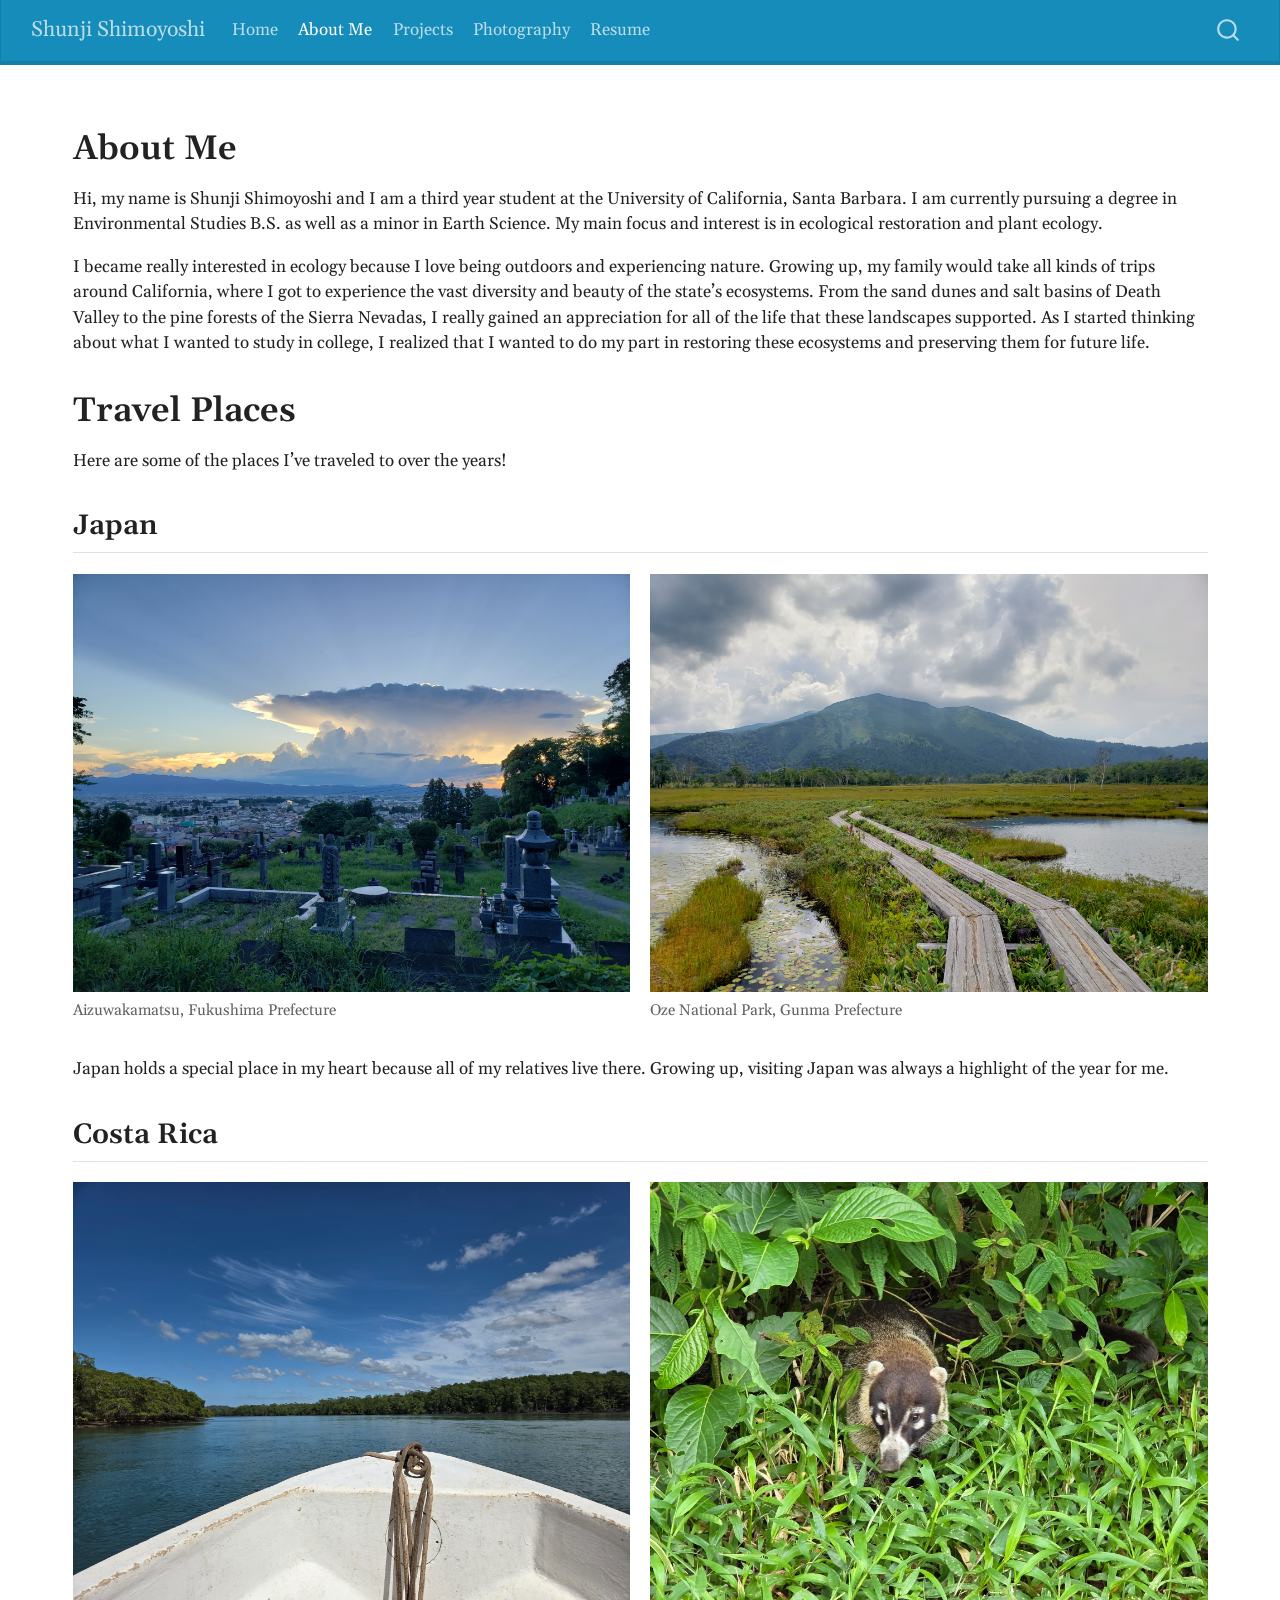
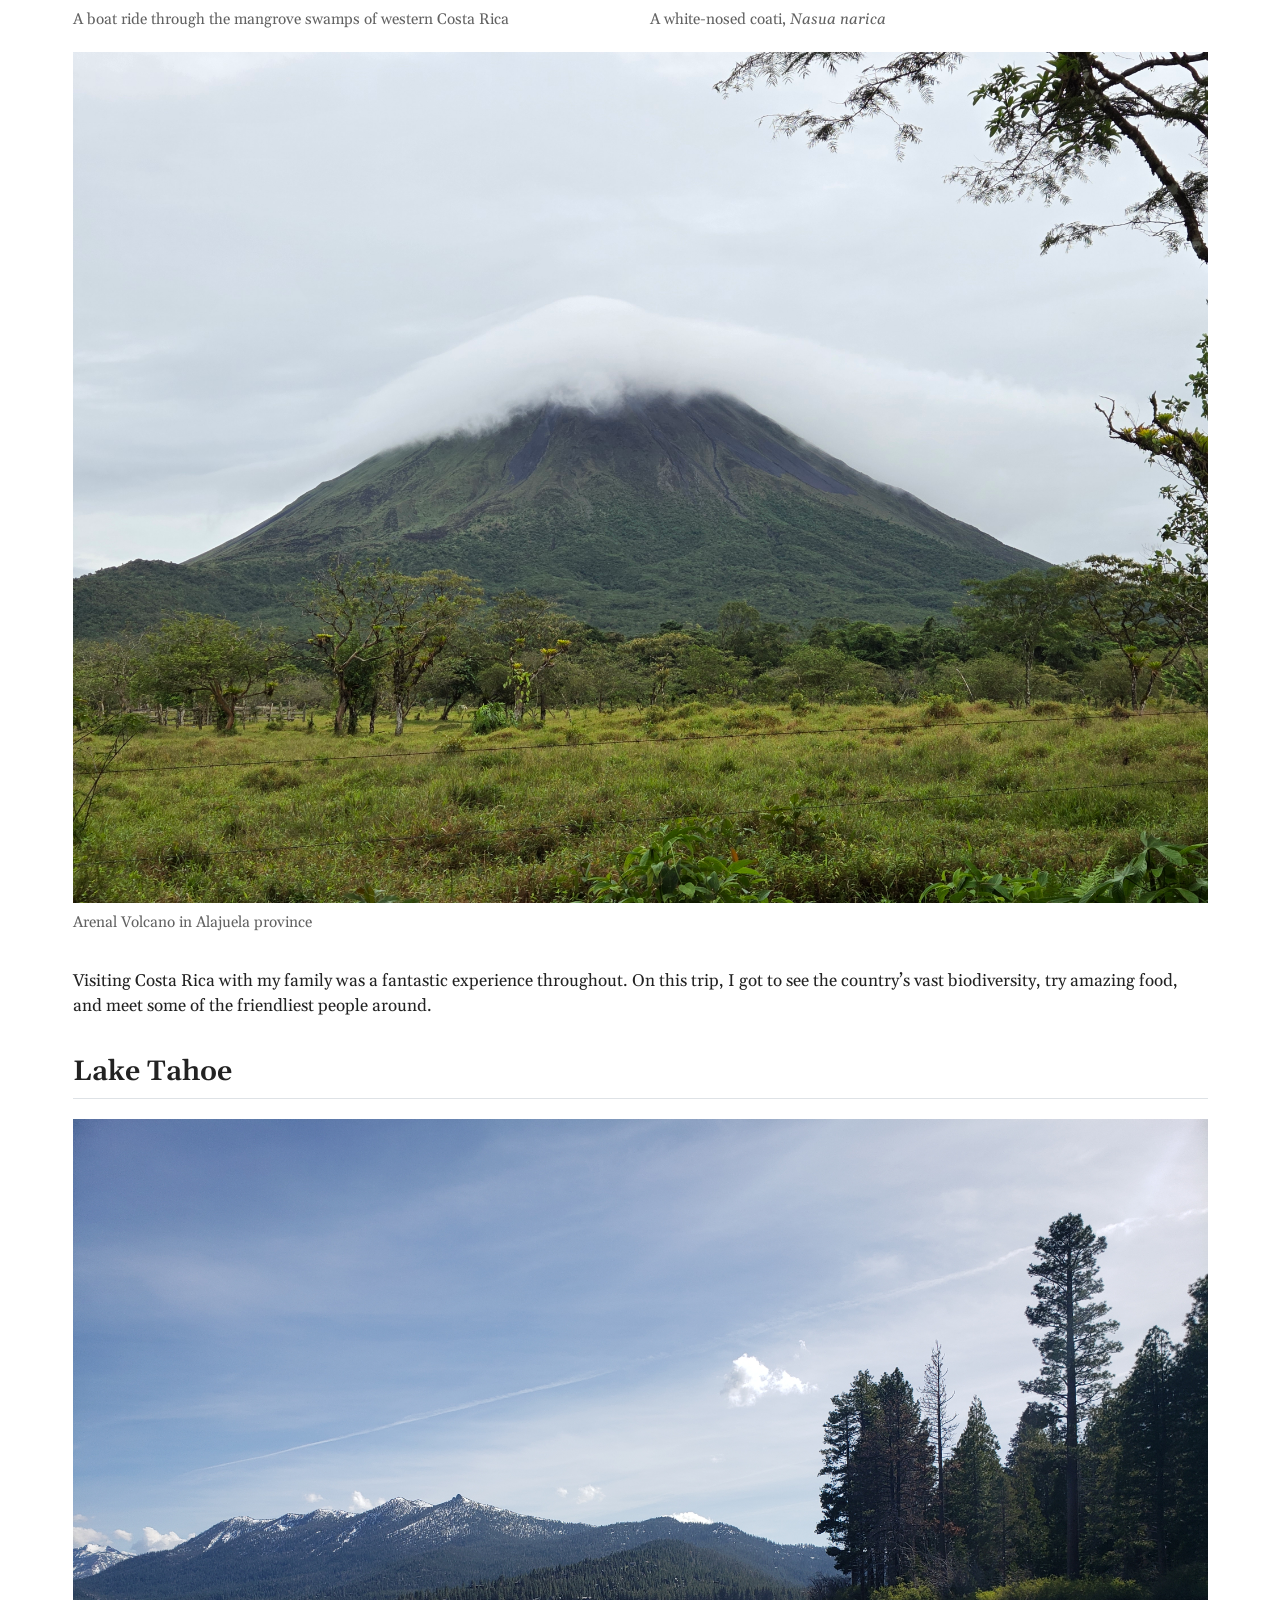
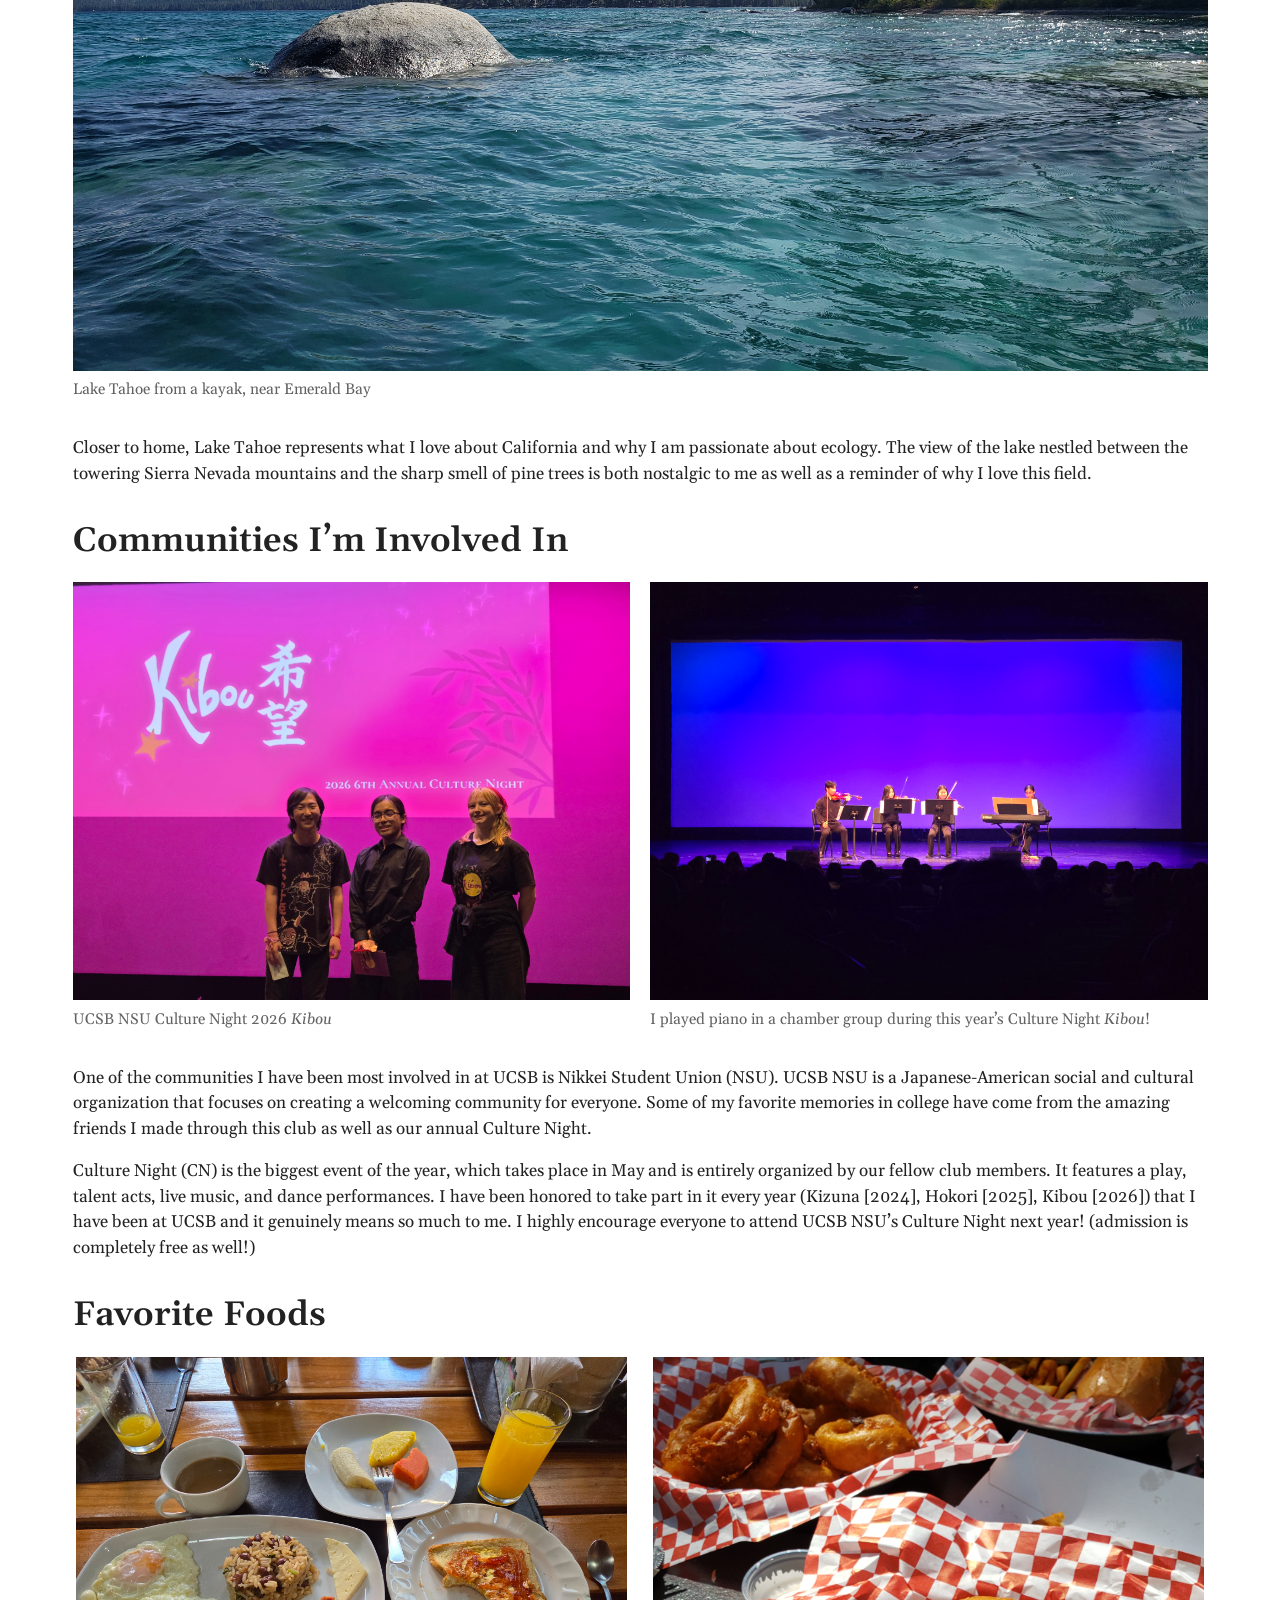
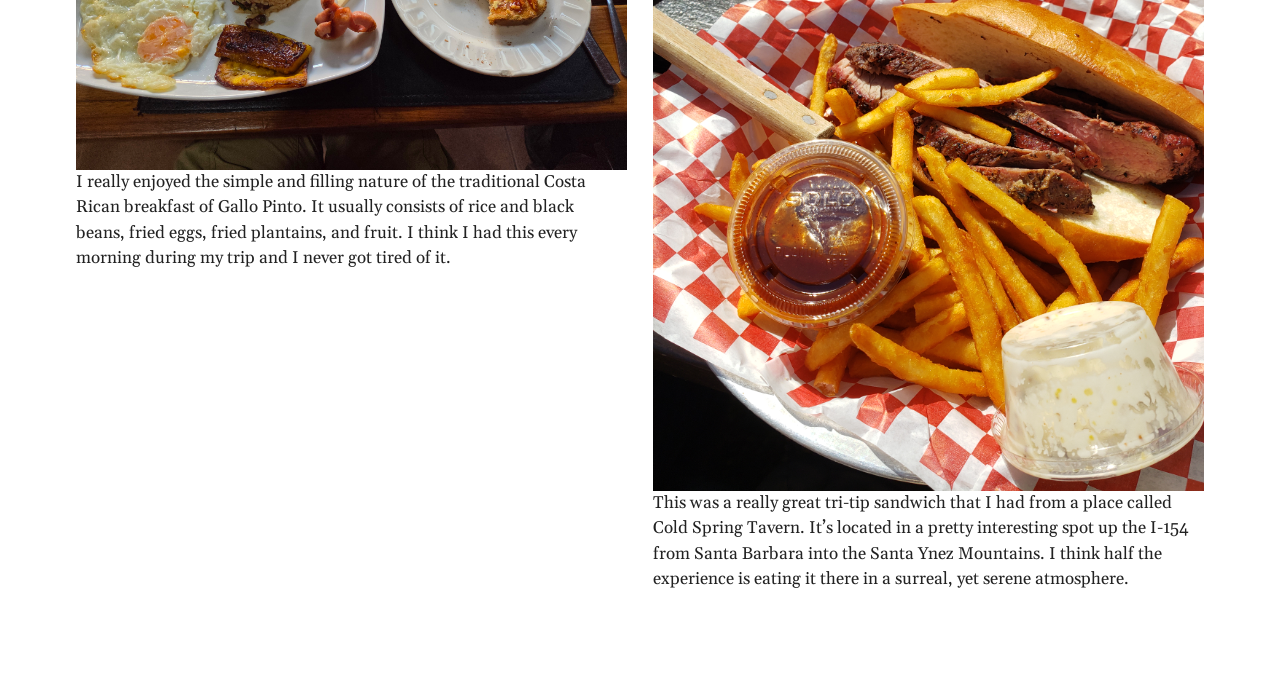
<file: docs/about.html>
<!DOCTYPE html>
<html xmlns="http://www.w3.org/1999/xhtml" lang="en" xml:lang="en"><head>

<meta charset="utf-8">
<meta name="generator" content="quarto-1.7.32">

<meta name="viewport" content="width=device-width, initial-scale=1.0, user-scalable=yes">


<title>about – Shunji Shimoyoshi</title>
<style>
code{white-space: pre-wrap;}
span.smallcaps{font-variant: small-caps;}
div.columns{display: flex; gap: min(4vw, 1.5em);}
div.column{flex: auto; overflow-x: auto;}
div.hanging-indent{margin-left: 1.5em; text-indent: -1.5em;}
ul.task-list{list-style: none;}
ul.task-list li input[type="checkbox"] {
  width: 0.8em;
  margin: 0 0.8em 0.2em -1em; /* quarto-specific, see https://github.com/quarto-dev/quarto-cli/issues/4556 */ 
  vertical-align: middle;
}
</style>


<script src="site_libs/quarto-nav/quarto-nav.js"></script>
<script src="site_libs/quarto-nav/headroom.min.js"></script>
<script src="site_libs/clipboard/clipboard.min.js"></script>
<script src="site_libs/quarto-search/autocomplete.umd.js"></script>
<script src="site_libs/quarto-search/fuse.min.js"></script>
<script src="site_libs/quarto-search/quarto-search.js"></script>
<meta name="quarto:offset" content="./">
<script src="site_libs/quarto-html/quarto.js" type="module"></script>
<script src="site_libs/quarto-html/tabsets/tabsets.js" type="module"></script>
<script src="site_libs/quarto-html/popper.min.js"></script>
<script src="site_libs/quarto-html/tippy.umd.min.js"></script>
<script src="site_libs/quarto-html/anchor.min.js"></script>
<link href="site_libs/quarto-html/tippy.css" rel="stylesheet">
<link href="site_libs/quarto-html/quarto-syntax-highlighting-37eea08aefeeee20ff55810ff984fec1.css" rel="stylesheet" id="quarto-text-highlighting-styles">
<script src="site_libs/bootstrap/bootstrap.min.js"></script>
<link href="site_libs/bootstrap/bootstrap-icons.css" rel="stylesheet">
<link href="site_libs/bootstrap/bootstrap-f53d86c0c5253273106749e0fa7ec14d.min.css" rel="stylesheet" append-hash="true" id="quarto-bootstrap" data-mode="light">
<script id="quarto-search-options" type="application/json">{
  "location": "navbar",
  "copy-button": false,
  "collapse-after": 3,
  "panel-placement": "end",
  "type": "overlay",
  "limit": 50,
  "keyboard-shortcut": [
    "f",
    "/",
    "s"
  ],
  "show-item-context": false,
  "language": {
    "search-no-results-text": "No results",
    "search-matching-documents-text": "matching documents",
    "search-copy-link-title": "Copy link to search",
    "search-hide-matches-text": "Hide additional matches",
    "search-more-match-text": "more match in this document",
    "search-more-matches-text": "more matches in this document",
    "search-clear-button-title": "Clear",
    "search-text-placeholder": "",
    "search-detached-cancel-button-title": "Cancel",
    "search-submit-button-title": "Submit",
    "search-label": "Search"
  }
}</script>


</head>

<body class="nav-fixed quarto-light">

<div id="quarto-search-results"></div>
  <header id="quarto-header" class="headroom fixed-top">
    <nav class="navbar navbar-expand-lg " data-bs-theme="dark">
      <div class="navbar-container container-fluid">
      <div class="navbar-brand-container mx-auto">
    <a class="navbar-brand" href="./index.html">
    <span class="navbar-title">Shunji Shimoyoshi</span>
    </a>
  </div>
            <div id="quarto-search" class="" title="Search"></div>
          <button class="navbar-toggler" type="button" data-bs-toggle="collapse" data-bs-target="#navbarCollapse" aria-controls="navbarCollapse" role="menu" aria-expanded="false" aria-label="Toggle navigation" onclick="if (window.quartoToggleHeadroom) { window.quartoToggleHeadroom(); }">
  <span class="navbar-toggler-icon"></span>
</button>
          <div class="collapse navbar-collapse" id="navbarCollapse">
            <ul class="navbar-nav navbar-nav-scroll me-auto">
  <li class="nav-item">
    <a class="nav-link" href="./index.html"> 
<span class="menu-text">Home</span></a>
  </li>  
  <li class="nav-item">
    <a class="nav-link active" href="./about.html" aria-current="page"> 
<span class="menu-text">About Me</span></a>
  </li>  
  <li class="nav-item">
    <a class="nav-link" href="./posts.html"> 
<span class="menu-text">Projects</span></a>
  </li>  
  <li class="nav-item">
    <a class="nav-link" href="./photography.html"> 
<span class="menu-text">Photography</span></a>
  </li>  
  <li class="nav-item">
    <a class="nav-link" href="./resume.html"> 
<span class="menu-text">Resume</span></a>
  </li>  
</ul>
          </div> <!-- /navcollapse -->
            <div class="quarto-navbar-tools">
</div>
      </div> <!-- /container-fluid -->
    </nav>
</header>
<!-- content -->
<div id="quarto-content" class="quarto-container page-columns page-rows-contents page-layout-full page-navbar">
<!-- sidebar -->
<!-- margin-sidebar -->
    
<!-- main -->
<main class="content column-page" id="quarto-document-content"><header id="title-block-header" class="quarto-title-block"></header>




<section id="about-me" class="level1">
<h1>About Me</h1>
<p>Hi, my name is Shunji Shimoyoshi and I am a third year student at the University of California, Santa Barbara. I am currently pursuing a degree in Environmental Studies B.S. as well as a minor in Earth Science. My main focus and interest is in ecological restoration and plant ecology.</p>
<p>I became really interested in ecology because I love being outdoors and experiencing nature. Growing up, my family would take all kinds of trips around California, where I got to experience the vast diversity and beauty of the state’s ecosystems. From the sand dunes and salt basins of Death Valley to the pine forests of the Sierra Nevadas, I really gained an appreciation for all of the life that these landscapes supported. As I started thinking about what I wanted to study in college, I realized that I wanted to do my part in restoring these ecosystems and preserving them for future life.</p>
</section>
<section id="travel-places" class="level1">
<h1>Travel Places</h1>
<p>Here are some of the places I’ve traveled to over the years!</p>
<section id="japan" class="level2">
<h2 class="anchored" data-anchor-id="japan">Japan</h2>
<div class="quarto-layout-panel" data-layout-ncol="2">
<div class="quarto-layout-row">
<div class="quarto-layout-cell" style="flex-basis: 50.0%;justify-content: flex-start;">
<div class="quarto-figure quarto-figure-center">
<figure class="figure">
<p><img src="pictures/japan-photo-1.jpg" class="img-fluid figure-img"></p>
<figcaption>Aizuwakamatsu, Fukushima Prefecture</figcaption>
</figure>
</div>
</div>
<div class="quarto-layout-cell" style="flex-basis: 50.0%;justify-content: flex-start;">
<div class="quarto-figure quarto-figure-center">
<figure class="figure">
<p><img src="pictures/japan-photo-2.jpg" class="img-fluid figure-img"></p>
<figcaption>Oze National Park, Gunma Prefecture</figcaption>
</figure>
</div>
</div>
</div>
</div>
<p>Japan holds a special place in my heart because all of my relatives live there. Growing up, visiting Japan was always a highlight of the year for me.</p>
</section>
<section id="costa-rica" class="level2">
<h2 class="anchored" data-anchor-id="costa-rica">Costa Rica</h2>
<div class="quarto-layout-panel" data-layout="[[1,1], [1]]">
<div class="quarto-layout-row">
<div class="quarto-layout-cell" style="flex-basis: 50.0%;justify-content: flex-start;">
<div class="quarto-figure quarto-figure-center">
<figure class="figure">
<p><img src="pictures/costa-rica-photo-3.jpg" class="img-fluid figure-img"></p>
<figcaption>A boat ride through the mangrove swamps of western Costa Rica</figcaption>
</figure>
</div>
</div>
<div class="quarto-layout-cell" style="flex-basis: 50.0%;justify-content: flex-start;">
<div class="quarto-figure quarto-figure-center">
<figure class="figure">
<p><img src="pictures/costa-rica-photo-1.jpg" class="img-fluid figure-img"></p>
<figcaption>A white-nosed coati, <em>Nasua narica</em></figcaption>
</figure>
</div>
</div>
</div>
<div class="quarto-layout-row">
<div class="quarto-layout-cell" style="flex-basis: 100.0%;justify-content: flex-start;">
<div class="quarto-figure quarto-figure-center">
<figure class="figure">
<p><img src="pictures/costa-rica-photo-2.jpg" class="img-fluid figure-img"></p>
<figcaption>Arenal Volcano in Alajuela province</figcaption>
</figure>
</div>
</div>
</div>
</div>
<p>Visiting Costa Rica with my family was a fantastic experience throughout. On this trip, I got to see the country’s vast biodiversity, try amazing food, and meet some of the friendliest people around.</p>
</section>
<section id="lake-tahoe" class="level2">
<h2 class="anchored" data-anchor-id="lake-tahoe">Lake Tahoe</h2>
<div class="quarto-layout-panel" data-layout-ncol="1">
<div class="quarto-layout-row">
<div class="quarto-layout-cell" style="flex-basis: 100.0%;justify-content: flex-start;">
<div class="quarto-figure quarto-figure-center">
<figure class="figure">
<p><img src="pictures/lake-tahoe-photo-1.jpg" class="img-fluid figure-img"></p>
<figcaption>Lake Tahoe from a kayak, near Emerald Bay</figcaption>
</figure>
</div>
</div>
</div>
</div>
<p>Closer to home, Lake Tahoe represents what I love about California and why I am passionate about ecology. The view of the lake nestled between the towering Sierra Nevada mountains and the sharp smell of pine trees is both nostalgic to me as well as a reminder of why I love this field.</p>
</section>
</section>
<section id="communities-im-involved-in" class="level1">
<h1>Communities I’m Involved In</h1>
<div class="quarto-layout-panel" data-layout-ncol="2">
<div class="quarto-layout-row">
<div class="quarto-layout-cell" style="flex-basis: 50.0%;justify-content: flex-start;">
<div class="quarto-figure quarto-figure-center">
<figure class="figure">
<p><img src="pictures/nsu-cn-photo-2.jpg" class="img-fluid figure-img"></p>
<figcaption>UCSB NSU Culture Night 2026 <em>Kibou</em></figcaption>
</figure>
</div>
</div>
<div class="quarto-layout-cell" style="flex-basis: 50.0%;justify-content: flex-start;">
<div class="quarto-figure quarto-figure-center">
<figure class="figure">
<p><img src="pictures/nsu-cn-photo-1.jpg" class="img-fluid figure-img"></p>
<figcaption>I played piano in a chamber group during this year’s Culture Night <em>Kibou</em>!</figcaption>
</figure>
</div>
</div>
</div>
</div>
<p>One of the communities I have been most involved in at UCSB is Nikkei Student Union (NSU). UCSB NSU is a Japanese-American social and cultural organization that focuses on creating a welcoming community for everyone. Some of my favorite memories in college have come from the amazing friends I made through this club as well as our annual Culture Night.</p>
<p>Culture Night (CN) is the biggest event of the year, which takes place in May and is entirely organized by our fellow club members. It features a play, talent acts, live music, and dance performances. I have been honored to take part in it every year (Kizuna [2024], Hokori [2025], Kibou [2026]) that I have been at UCSB and it genuinely means so much to me. I highly encourage everyone to attend UCSB NSU’s Culture Night next year! (admission is completely free as well!)</p>
</section>
<section id="favorite-foods" class="level1">
<h1>Favorite Foods</h1>
<div class="quarto-layout-panel" data-layout-ncol="2">
<div class="quarto-layout-row">
<div class="quarto-layout-cell" style="flex-basis: 50.0%;justify-content: flex-start;">
<p><img src="pictures/food-photo-1.jpg" class="img-fluid" alt="Gallo Pinto"> I really enjoyed the simple and filling nature of the traditional Costa Rican breakfast of Gallo Pinto. It usually consists of rice and black beans, fried eggs, fried plantains, and fruit. I think I had this every morning during my trip and I never got tired of it.</p>
</div>
<div class="quarto-layout-cell" style="flex-basis: 50.0%;justify-content: flex-start;">
<p><img src="pictures/food-photo-2.jpg" class="img-fluid" alt="Tri-Tip Sandwich from Cold Spring Tavern"> This was a really great tri-tip sandwich that I had from a place called Cold Spring Tavern. It’s located in a pretty interesting spot up the I-154 from Santa Barbara into the Santa Ynez Mountains. I think half the experience is eating it there in a surreal, yet serene atmosphere.</p>
</div>
</div>
</div>


</section>

</main> <!-- /main -->
<script id="quarto-html-after-body" type="application/javascript">
  window.document.addEventListener("DOMContentLoaded", function (event) {
    const icon = "";
    const anchorJS = new window.AnchorJS();
    anchorJS.options = {
      placement: 'right',
      icon: icon
    };
    anchorJS.add('.anchored');
    const isCodeAnnotation = (el) => {
      for (const clz of el.classList) {
        if (clz.startsWith('code-annotation-')) {                     
          return true;
        }
      }
      return false;
    }
    const onCopySuccess = function(e) {
      // button target
      const button = e.trigger;
      // don't keep focus
      button.blur();
      // flash "checked"
      button.classList.add('code-copy-button-checked');
      var currentTitle = button.getAttribute("title");
      button.setAttribute("title", "Copied!");
      let tooltip;
      if (window.bootstrap) {
        button.setAttribute("data-bs-toggle", "tooltip");
        button.setAttribute("data-bs-placement", "left");
        button.setAttribute("data-bs-title", "Copied!");
        tooltip = new bootstrap.Tooltip(button, 
          { trigger: "manual", 
            customClass: "code-copy-button-tooltip",
            offset: [0, -8]});
        tooltip.show();    
      }
      setTimeout(function() {
        if (tooltip) {
          tooltip.hide();
          button.removeAttribute("data-bs-title");
          button.removeAttribute("data-bs-toggle");
          button.removeAttribute("data-bs-placement");
        }
        button.setAttribute("title", currentTitle);
        button.classList.remove('code-copy-button-checked');
      }, 1000);
      // clear code selection
      e.clearSelection();
    }
    const getTextToCopy = function(trigger) {
        const codeEl = trigger.previousElementSibling.cloneNode(true);
        for (const childEl of codeEl.children) {
          if (isCodeAnnotation(childEl)) {
            childEl.remove();
          }
        }
        return codeEl.innerText;
    }
    const clipboard = new window.ClipboardJS('.code-copy-button:not([data-in-quarto-modal])', {
      text: getTextToCopy
    });
    clipboard.on('success', onCopySuccess);
    if (window.document.getElementById('quarto-embedded-source-code-modal')) {
      const clipboardModal = new window.ClipboardJS('.code-copy-button[data-in-quarto-modal]', {
        text: getTextToCopy,
        container: window.document.getElementById('quarto-embedded-source-code-modal')
      });
      clipboardModal.on('success', onCopySuccess);
    }
      var localhostRegex = new RegExp(/^(?:http|https):\/\/localhost\:?[0-9]*\//);
      var mailtoRegex = new RegExp(/^mailto:/);
        var filterRegex = new RegExp('/' + window.location.host + '/');
      var isInternal = (href) => {
          return filterRegex.test(href) || localhostRegex.test(href) || mailtoRegex.test(href);
      }
      // Inspect non-navigation links and adorn them if external
     var links = window.document.querySelectorAll('a[href]:not(.nav-link):not(.navbar-brand):not(.toc-action):not(.sidebar-link):not(.sidebar-item-toggle):not(.pagination-link):not(.no-external):not([aria-hidden]):not(.dropdown-item):not(.quarto-navigation-tool):not(.about-link)');
      for (var i=0; i<links.length; i++) {
        const link = links[i];
        if (!isInternal(link.href)) {
          // undo the damage that might have been done by quarto-nav.js in the case of
          // links that we want to consider external
          if (link.dataset.originalHref !== undefined) {
            link.href = link.dataset.originalHref;
          }
        }
      }
    function tippyHover(el, contentFn, onTriggerFn, onUntriggerFn) {
      const config = {
        allowHTML: true,
        maxWidth: 500,
        delay: 100,
        arrow: false,
        appendTo: function(el) {
            return el.parentElement;
        },
        interactive: true,
        interactiveBorder: 10,
        theme: 'quarto',
        placement: 'bottom-start',
      };
      if (contentFn) {
        config.content = contentFn;
      }
      if (onTriggerFn) {
        config.onTrigger = onTriggerFn;
      }
      if (onUntriggerFn) {
        config.onUntrigger = onUntriggerFn;
      }
      window.tippy(el, config); 
    }
    const noterefs = window.document.querySelectorAll('a[role="doc-noteref"]');
    for (var i=0; i<noterefs.length; i++) {
      const ref = noterefs[i];
      tippyHover(ref, function() {
        // use id or data attribute instead here
        let href = ref.getAttribute('data-footnote-href') || ref.getAttribute('href');
        try { href = new URL(href).hash; } catch {}
        const id = href.replace(/^#\/?/, "");
        const note = window.document.getElementById(id);
        if (note) {
          return note.innerHTML;
        } else {
          return "";
        }
      });
    }
    const xrefs = window.document.querySelectorAll('a.quarto-xref');
    const processXRef = (id, note) => {
      // Strip column container classes
      const stripColumnClz = (el) => {
        el.classList.remove("page-full", "page-columns");
        if (el.children) {
          for (const child of el.children) {
            stripColumnClz(child);
          }
        }
      }
      stripColumnClz(note)
      if (id === null || id.startsWith('sec-')) {
        // Special case sections, only their first couple elements
        const container = document.createElement("div");
        if (note.children && note.children.length > 2) {
          container.appendChild(note.children[0].cloneNode(true));
          for (let i = 1; i < note.children.length; i++) {
            const child = note.children[i];
            if (child.tagName === "P" && child.innerText === "") {
              continue;
            } else {
              container.appendChild(child.cloneNode(true));
              break;
            }
          }
          if (window.Quarto?.typesetMath) {
            window.Quarto.typesetMath(container);
          }
          return container.innerHTML
        } else {
          if (window.Quarto?.typesetMath) {
            window.Quarto.typesetMath(note);
          }
          return note.innerHTML;
        }
      } else {
        // Remove any anchor links if they are present
        const anchorLink = note.querySelector('a.anchorjs-link');
        if (anchorLink) {
          anchorLink.remove();
        }
        if (window.Quarto?.typesetMath) {
          window.Quarto.typesetMath(note);
        }
        if (note.classList.contains("callout")) {
          return note.outerHTML;
        } else {
          return note.innerHTML;
        }
      }
    }
    for (var i=0; i<xrefs.length; i++) {
      const xref = xrefs[i];
      tippyHover(xref, undefined, function(instance) {
        instance.disable();
        let url = xref.getAttribute('href');
        let hash = undefined; 
        if (url.startsWith('#')) {
          hash = url;
        } else {
          try { hash = new URL(url).hash; } catch {}
        }
        if (hash) {
          const id = hash.replace(/^#\/?/, "");
          const note = window.document.getElementById(id);
          if (note !== null) {
            try {
              const html = processXRef(id, note.cloneNode(true));
              instance.setContent(html);
            } finally {
              instance.enable();
              instance.show();
            }
          } else {
            // See if we can fetch this
            fetch(url.split('#')[0])
            .then(res => res.text())
            .then(html => {
              const parser = new DOMParser();
              const htmlDoc = parser.parseFromString(html, "text/html");
              const note = htmlDoc.getElementById(id);
              if (note !== null) {
                const html = processXRef(id, note);
                instance.setContent(html);
              } 
            }).finally(() => {
              instance.enable();
              instance.show();
            });
          }
        } else {
          // See if we can fetch a full url (with no hash to target)
          // This is a special case and we should probably do some content thinning / targeting
          fetch(url)
          .then(res => res.text())
          .then(html => {
            const parser = new DOMParser();
            const htmlDoc = parser.parseFromString(html, "text/html");
            const note = htmlDoc.querySelector('main.content');
            if (note !== null) {
              // This should only happen for chapter cross references
              // (since there is no id in the URL)
              // remove the first header
              if (note.children.length > 0 && note.children[0].tagName === "HEADER") {
                note.children[0].remove();
              }
              const html = processXRef(null, note);
              instance.setContent(html);
            } 
          }).finally(() => {
            instance.enable();
            instance.show();
          });
        }
      }, function(instance) {
      });
    }
        let selectedAnnoteEl;
        const selectorForAnnotation = ( cell, annotation) => {
          let cellAttr = 'data-code-cell="' + cell + '"';
          let lineAttr = 'data-code-annotation="' +  annotation + '"';
          const selector = 'span[' + cellAttr + '][' + lineAttr + ']';
          return selector;
        }
        const selectCodeLines = (annoteEl) => {
          const doc = window.document;
          const targetCell = annoteEl.getAttribute("data-target-cell");
          const targetAnnotation = annoteEl.getAttribute("data-target-annotation");
          const annoteSpan = window.document.querySelector(selectorForAnnotation(targetCell, targetAnnotation));
          const lines = annoteSpan.getAttribute("data-code-lines").split(",");
          const lineIds = lines.map((line) => {
            return targetCell + "-" + line;
          })
          let top = null;
          let height = null;
          let parent = null;
          if (lineIds.length > 0) {
              //compute the position of the single el (top and bottom and make a div)
              const el = window.document.getElementById(lineIds[0]);
              top = el.offsetTop;
              height = el.offsetHeight;
              parent = el.parentElement.parentElement;
            if (lineIds.length > 1) {
              const lastEl = window.document.getElementById(lineIds[lineIds.length - 1]);
              const bottom = lastEl.offsetTop + lastEl.offsetHeight;
              height = bottom - top;
            }
            if (top !== null && height !== null && parent !== null) {
              // cook up a div (if necessary) and position it 
              let div = window.document.getElementById("code-annotation-line-highlight");
              if (div === null) {
                div = window.document.createElement("div");
                div.setAttribute("id", "code-annotation-line-highlight");
                div.style.position = 'absolute';
                parent.appendChild(div);
              }
              div.style.top = top - 2 + "px";
              div.style.height = height + 4 + "px";
              div.style.left = 0;
              let gutterDiv = window.document.getElementById("code-annotation-line-highlight-gutter");
              if (gutterDiv === null) {
                gutterDiv = window.document.createElement("div");
                gutterDiv.setAttribute("id", "code-annotation-line-highlight-gutter");
                gutterDiv.style.position = 'absolute';
                const codeCell = window.document.getElementById(targetCell);
                const gutter = codeCell.querySelector('.code-annotation-gutter');
                gutter.appendChild(gutterDiv);
              }
              gutterDiv.style.top = top - 2 + "px";
              gutterDiv.style.height = height + 4 + "px";
            }
            selectedAnnoteEl = annoteEl;
          }
        };
        const unselectCodeLines = () => {
          const elementsIds = ["code-annotation-line-highlight", "code-annotation-line-highlight-gutter"];
          elementsIds.forEach((elId) => {
            const div = window.document.getElementById(elId);
            if (div) {
              div.remove();
            }
          });
          selectedAnnoteEl = undefined;
        };
          // Handle positioning of the toggle
      window.addEventListener(
        "resize",
        throttle(() => {
          elRect = undefined;
          if (selectedAnnoteEl) {
            selectCodeLines(selectedAnnoteEl);
          }
        }, 10)
      );
      function throttle(fn, ms) {
      let throttle = false;
      let timer;
        return (...args) => {
          if(!throttle) { // first call gets through
              fn.apply(this, args);
              throttle = true;
          } else { // all the others get throttled
              if(timer) clearTimeout(timer); // cancel #2
              timer = setTimeout(() => {
                fn.apply(this, args);
                timer = throttle = false;
              }, ms);
          }
        };
      }
        // Attach click handler to the DT
        const annoteDls = window.document.querySelectorAll('dt[data-target-cell]');
        for (const annoteDlNode of annoteDls) {
          annoteDlNode.addEventListener('click', (event) => {
            const clickedEl = event.target;
            if (clickedEl !== selectedAnnoteEl) {
              unselectCodeLines();
              const activeEl = window.document.querySelector('dt[data-target-cell].code-annotation-active');
              if (activeEl) {
                activeEl.classList.remove('code-annotation-active');
              }
              selectCodeLines(clickedEl);
              clickedEl.classList.add('code-annotation-active');
            } else {
              // Unselect the line
              unselectCodeLines();
              clickedEl.classList.remove('code-annotation-active');
            }
          });
        }
    const findCites = (el) => {
      const parentEl = el.parentElement;
      if (parentEl) {
        const cites = parentEl.dataset.cites;
        if (cites) {
          return {
            el,
            cites: cites.split(' ')
          };
        } else {
          return findCites(el.parentElement)
        }
      } else {
        return undefined;
      }
    };
    var bibliorefs = window.document.querySelectorAll('a[role="doc-biblioref"]');
    for (var i=0; i<bibliorefs.length; i++) {
      const ref = bibliorefs[i];
      const citeInfo = findCites(ref);
      if (citeInfo) {
        tippyHover(citeInfo.el, function() {
          var popup = window.document.createElement('div');
          citeInfo.cites.forEach(function(cite) {
            var citeDiv = window.document.createElement('div');
            citeDiv.classList.add('hanging-indent');
            citeDiv.classList.add('csl-entry');
            var biblioDiv = window.document.getElementById('ref-' + cite);
            if (biblioDiv) {
              citeDiv.innerHTML = biblioDiv.innerHTML;
            }
            popup.appendChild(citeDiv);
          });
          return popup.innerHTML;
        });
      }
    }
  });
  </script>
</div> <!-- /content -->




</body></html>
</file>
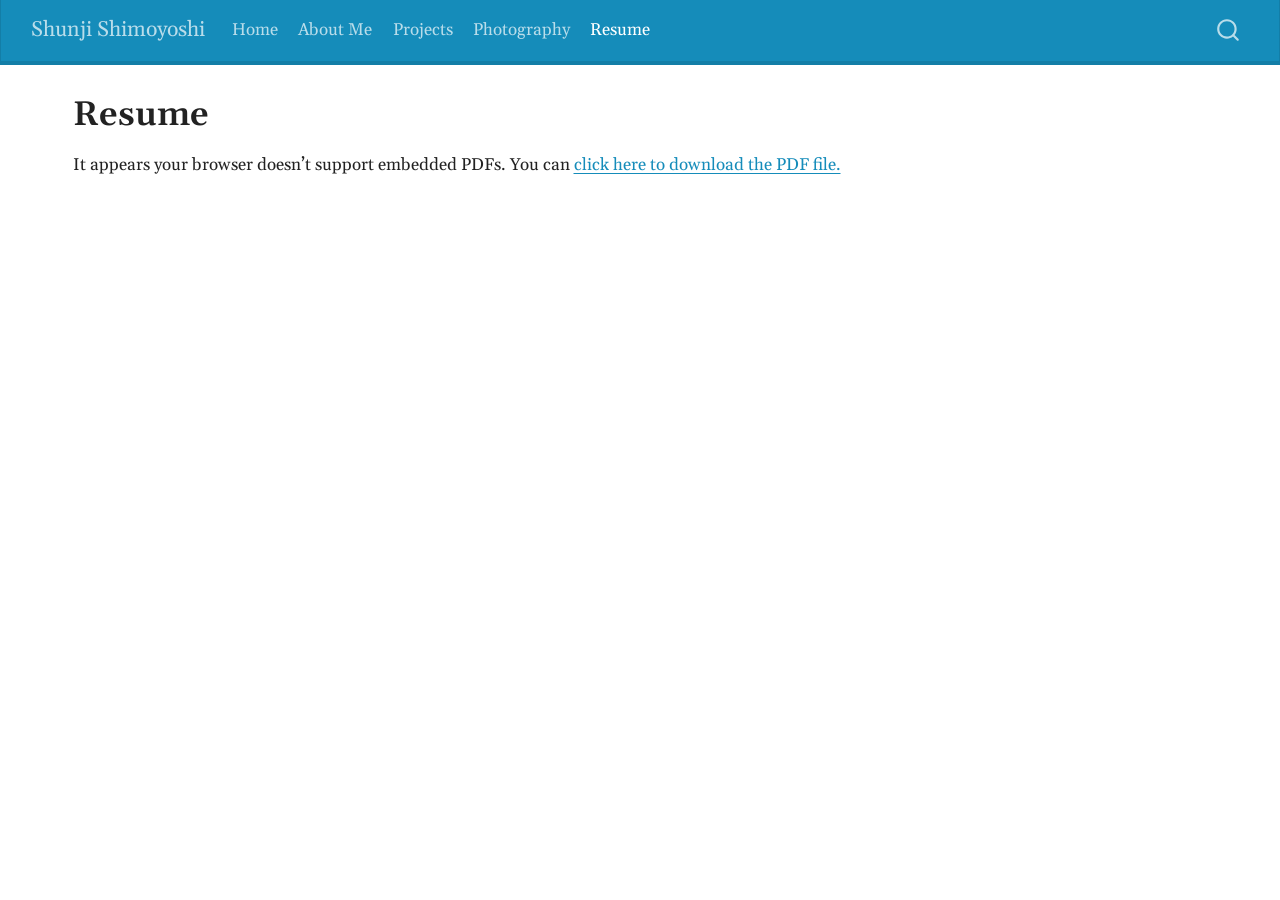
<file: docs/resume.html>
<!DOCTYPE html>
<html xmlns="http://www.w3.org/1999/xhtml" lang="en" xml:lang="en"><head>

<meta charset="utf-8">
<meta name="generator" content="quarto-1.7.32">

<meta name="viewport" content="width=device-width, initial-scale=1.0, user-scalable=yes">


<title>Resume – Shunji Shimoyoshi</title>
<style>
code{white-space: pre-wrap;}
span.smallcaps{font-variant: small-caps;}
div.columns{display: flex; gap: min(4vw, 1.5em);}
div.column{flex: auto; overflow-x: auto;}
div.hanging-indent{margin-left: 1.5em; text-indent: -1.5em;}
ul.task-list{list-style: none;}
ul.task-list li input[type="checkbox"] {
  width: 0.8em;
  margin: 0 0.8em 0.2em -1em; /* quarto-specific, see https://github.com/quarto-dev/quarto-cli/issues/4556 */ 
  vertical-align: middle;
}
</style>


<script src="site_libs/quarto-nav/quarto-nav.js"></script>
<script src="site_libs/quarto-nav/headroom.min.js"></script>
<script src="site_libs/clipboard/clipboard.min.js"></script>
<script src="site_libs/quarto-search/autocomplete.umd.js"></script>
<script src="site_libs/quarto-search/fuse.min.js"></script>
<script src="site_libs/quarto-search/quarto-search.js"></script>
<meta name="quarto:offset" content="./">
<script src="site_libs/quarto-html/quarto.js" type="module"></script>
<script src="site_libs/quarto-html/tabsets/tabsets.js" type="module"></script>
<script src="site_libs/quarto-html/popper.min.js"></script>
<script src="site_libs/quarto-html/tippy.umd.min.js"></script>
<script src="site_libs/quarto-html/anchor.min.js"></script>
<link href="site_libs/quarto-html/tippy.css" rel="stylesheet">
<link href="site_libs/quarto-html/quarto-syntax-highlighting-37eea08aefeeee20ff55810ff984fec1.css" rel="stylesheet" id="quarto-text-highlighting-styles">
<script src="site_libs/bootstrap/bootstrap.min.js"></script>
<link href="site_libs/bootstrap/bootstrap-icons.css" rel="stylesheet">
<link href="site_libs/bootstrap/bootstrap-f53d86c0c5253273106749e0fa7ec14d.min.css" rel="stylesheet" append-hash="true" id="quarto-bootstrap" data-mode="light">
<script id="quarto-search-options" type="application/json">{
  "location": "navbar",
  "copy-button": false,
  "collapse-after": 3,
  "panel-placement": "end",
  "type": "overlay",
  "limit": 50,
  "keyboard-shortcut": [
    "f",
    "/",
    "s"
  ],
  "show-item-context": false,
  "language": {
    "search-no-results-text": "No results",
    "search-matching-documents-text": "matching documents",
    "search-copy-link-title": "Copy link to search",
    "search-hide-matches-text": "Hide additional matches",
    "search-more-match-text": "more match in this document",
    "search-more-matches-text": "more matches in this document",
    "search-clear-button-title": "Clear",
    "search-text-placeholder": "",
    "search-detached-cancel-button-title": "Cancel",
    "search-submit-button-title": "Submit",
    "search-label": "Search"
  }
}</script>


</head>

<body class="nav-fixed quarto-light">

<div id="quarto-search-results"></div>
  <header id="quarto-header" class="headroom fixed-top">
    <nav class="navbar navbar-expand-lg " data-bs-theme="dark">
      <div class="navbar-container container-fluid">
      <div class="navbar-brand-container mx-auto">
    <a class="navbar-brand" href="./index.html">
    <span class="navbar-title">Shunji Shimoyoshi</span>
    </a>
  </div>
            <div id="quarto-search" class="" title="Search"></div>
          <button class="navbar-toggler" type="button" data-bs-toggle="collapse" data-bs-target="#navbarCollapse" aria-controls="navbarCollapse" role="menu" aria-expanded="false" aria-label="Toggle navigation" onclick="if (window.quartoToggleHeadroom) { window.quartoToggleHeadroom(); }">
  <span class="navbar-toggler-icon"></span>
</button>
          <div class="collapse navbar-collapse" id="navbarCollapse">
            <ul class="navbar-nav navbar-nav-scroll me-auto">
  <li class="nav-item">
    <a class="nav-link" href="./index.html"> 
<span class="menu-text">Home</span></a>
  </li>  
  <li class="nav-item">
    <a class="nav-link" href="./about.html"> 
<span class="menu-text">About Me</span></a>
  </li>  
  <li class="nav-item">
    <a class="nav-link" href="./projects.html"> 
<span class="menu-text">Projects</span></a>
  </li>  
  <li class="nav-item">
    <a class="nav-link" href="./photography.html"> 
<span class="menu-text">Photography</span></a>
  </li>  
  <li class="nav-item">
    <a class="nav-link active" href="./resume.html" aria-current="page"> 
<span class="menu-text">Resume</span></a>
  </li>  
</ul>
          </div> <!-- /navcollapse -->
            <div class="quarto-navbar-tools">
</div>
      </div> <!-- /container-fluid -->
    </nav>
</header>
<!-- content -->
<div id="quarto-content" class="quarto-container page-columns page-rows-contents page-layout-full page-navbar">
<!-- sidebar -->
<!-- margin-sidebar -->
    <div id="quarto-margin-sidebar" class="sidebar margin-sidebar zindex-bottom">
        
    </div>
<!-- main -->
<main class="content column-page" id="quarto-document-content">

<header id="title-block-header" class="quarto-title-block default">
<div class="quarto-title">
<h1 class="title">Resume</h1>
</div>



<div class="quarto-title-meta column-page">

    
  
    
  </div>
  


</header>


<object data="files/shunji-shimoyoshi-resume.pdf" type="application/pdf" width="100%" height="600px">
<p>
It appears your browser doesn’t support embedded PDFs. You can <a href="files/shunji-shimoyoshi-resume.pdf">click here to download the PDF file.</a>
</p>
</object>



</main> <!-- /main -->
<script id="quarto-html-after-body" type="application/javascript">
  window.document.addEventListener("DOMContentLoaded", function (event) {
    const icon = "";
    const anchorJS = new window.AnchorJS();
    anchorJS.options = {
      placement: 'right',
      icon: icon
    };
    anchorJS.add('.anchored');
    const isCodeAnnotation = (el) => {
      for (const clz of el.classList) {
        if (clz.startsWith('code-annotation-')) {                     
          return true;
        }
      }
      return false;
    }
    const onCopySuccess = function(e) {
      // button target
      const button = e.trigger;
      // don't keep focus
      button.blur();
      // flash "checked"
      button.classList.add('code-copy-button-checked');
      var currentTitle = button.getAttribute("title");
      button.setAttribute("title", "Copied!");
      let tooltip;
      if (window.bootstrap) {
        button.setAttribute("data-bs-toggle", "tooltip");
        button.setAttribute("data-bs-placement", "left");
        button.setAttribute("data-bs-title", "Copied!");
        tooltip = new bootstrap.Tooltip(button, 
          { trigger: "manual", 
            customClass: "code-copy-button-tooltip",
            offset: [0, -8]});
        tooltip.show();    
      }
      setTimeout(function() {
        if (tooltip) {
          tooltip.hide();
          button.removeAttribute("data-bs-title");
          button.removeAttribute("data-bs-toggle");
          button.removeAttribute("data-bs-placement");
        }
        button.setAttribute("title", currentTitle);
        button.classList.remove('code-copy-button-checked');
      }, 1000);
      // clear code selection
      e.clearSelection();
    }
    const getTextToCopy = function(trigger) {
        const codeEl = trigger.previousElementSibling.cloneNode(true);
        for (const childEl of codeEl.children) {
          if (isCodeAnnotation(childEl)) {
            childEl.remove();
          }
        }
        return codeEl.innerText;
    }
    const clipboard = new window.ClipboardJS('.code-copy-button:not([data-in-quarto-modal])', {
      text: getTextToCopy
    });
    clipboard.on('success', onCopySuccess);
    if (window.document.getElementById('quarto-embedded-source-code-modal')) {
      const clipboardModal = new window.ClipboardJS('.code-copy-button[data-in-quarto-modal]', {
        text: getTextToCopy,
        container: window.document.getElementById('quarto-embedded-source-code-modal')
      });
      clipboardModal.on('success', onCopySuccess);
    }
      var localhostRegex = new RegExp(/^(?:http|https):\/\/localhost\:?[0-9]*\//);
      var mailtoRegex = new RegExp(/^mailto:/);
        var filterRegex = new RegExp('/' + window.location.host + '/');
      var isInternal = (href) => {
          return filterRegex.test(href) || localhostRegex.test(href) || mailtoRegex.test(href);
      }
      // Inspect non-navigation links and adorn them if external
     var links = window.document.querySelectorAll('a[href]:not(.nav-link):not(.navbar-brand):not(.toc-action):not(.sidebar-link):not(.sidebar-item-toggle):not(.pagination-link):not(.no-external):not([aria-hidden]):not(.dropdown-item):not(.quarto-navigation-tool):not(.about-link)');
      for (var i=0; i<links.length; i++) {
        const link = links[i];
        if (!isInternal(link.href)) {
          // undo the damage that might have been done by quarto-nav.js in the case of
          // links that we want to consider external
          if (link.dataset.originalHref !== undefined) {
            link.href = link.dataset.originalHref;
          }
        }
      }
    function tippyHover(el, contentFn, onTriggerFn, onUntriggerFn) {
      const config = {
        allowHTML: true,
        maxWidth: 500,
        delay: 100,
        arrow: false,
        appendTo: function(el) {
            return el.parentElement;
        },
        interactive: true,
        interactiveBorder: 10,
        theme: 'quarto',
        placement: 'bottom-start',
      };
      if (contentFn) {
        config.content = contentFn;
      }
      if (onTriggerFn) {
        config.onTrigger = onTriggerFn;
      }
      if (onUntriggerFn) {
        config.onUntrigger = onUntriggerFn;
      }
      window.tippy(el, config); 
    }
    const noterefs = window.document.querySelectorAll('a[role="doc-noteref"]');
    for (var i=0; i<noterefs.length; i++) {
      const ref = noterefs[i];
      tippyHover(ref, function() {
        // use id or data attribute instead here
        let href = ref.getAttribute('data-footnote-href') || ref.getAttribute('href');
        try { href = new URL(href).hash; } catch {}
        const id = href.replace(/^#\/?/, "");
        const note = window.document.getElementById(id);
        if (note) {
          return note.innerHTML;
        } else {
          return "";
        }
      });
    }
    const xrefs = window.document.querySelectorAll('a.quarto-xref');
    const processXRef = (id, note) => {
      // Strip column container classes
      const stripColumnClz = (el) => {
        el.classList.remove("page-full", "page-columns");
        if (el.children) {
          for (const child of el.children) {
            stripColumnClz(child);
          }
        }
      }
      stripColumnClz(note)
      if (id === null || id.startsWith('sec-')) {
        // Special case sections, only their first couple elements
        const container = document.createElement("div");
        if (note.children && note.children.length > 2) {
          container.appendChild(note.children[0].cloneNode(true));
          for (let i = 1; i < note.children.length; i++) {
            const child = note.children[i];
            if (child.tagName === "P" && child.innerText === "") {
              continue;
            } else {
              container.appendChild(child.cloneNode(true));
              break;
            }
          }
          if (window.Quarto?.typesetMath) {
            window.Quarto.typesetMath(container);
          }
          return container.innerHTML
        } else {
          if (window.Quarto?.typesetMath) {
            window.Quarto.typesetMath(note);
          }
          return note.innerHTML;
        }
      } else {
        // Remove any anchor links if they are present
        const anchorLink = note.querySelector('a.anchorjs-link');
        if (anchorLink) {
          anchorLink.remove();
        }
        if (window.Quarto?.typesetMath) {
          window.Quarto.typesetMath(note);
        }
        if (note.classList.contains("callout")) {
          return note.outerHTML;
        } else {
          return note.innerHTML;
        }
      }
    }
    for (var i=0; i<xrefs.length; i++) {
      const xref = xrefs[i];
      tippyHover(xref, undefined, function(instance) {
        instance.disable();
        let url = xref.getAttribute('href');
        let hash = undefined; 
        if (url.startsWith('#')) {
          hash = url;
        } else {
          try { hash = new URL(url).hash; } catch {}
        }
        if (hash) {
          const id = hash.replace(/^#\/?/, "");
          const note = window.document.getElementById(id);
          if (note !== null) {
            try {
              const html = processXRef(id, note.cloneNode(true));
              instance.setContent(html);
            } finally {
              instance.enable();
              instance.show();
            }
          } else {
            // See if we can fetch this
            fetch(url.split('#')[0])
            .then(res => res.text())
            .then(html => {
              const parser = new DOMParser();
              const htmlDoc = parser.parseFromString(html, "text/html");
              const note = htmlDoc.getElementById(id);
              if (note !== null) {
                const html = processXRef(id, note);
                instance.setContent(html);
              } 
            }).finally(() => {
              instance.enable();
              instance.show();
            });
          }
        } else {
          // See if we can fetch a full url (with no hash to target)
          // This is a special case and we should probably do some content thinning / targeting
          fetch(url)
          .then(res => res.text())
          .then(html => {
            const parser = new DOMParser();
            const htmlDoc = parser.parseFromString(html, "text/html");
            const note = htmlDoc.querySelector('main.content');
            if (note !== null) {
              // This should only happen for chapter cross references
              // (since there is no id in the URL)
              // remove the first header
              if (note.children.length > 0 && note.children[0].tagName === "HEADER") {
                note.children[0].remove();
              }
              const html = processXRef(null, note);
              instance.setContent(html);
            } 
          }).finally(() => {
            instance.enable();
            instance.show();
          });
        }
      }, function(instance) {
      });
    }
        let selectedAnnoteEl;
        const selectorForAnnotation = ( cell, annotation) => {
          let cellAttr = 'data-code-cell="' + cell + '"';
          let lineAttr = 'data-code-annotation="' +  annotation + '"';
          const selector = 'span[' + cellAttr + '][' + lineAttr + ']';
          return selector;
        }
        const selectCodeLines = (annoteEl) => {
          const doc = window.document;
          const targetCell = annoteEl.getAttribute("data-target-cell");
          const targetAnnotation = annoteEl.getAttribute("data-target-annotation");
          const annoteSpan = window.document.querySelector(selectorForAnnotation(targetCell, targetAnnotation));
          const lines = annoteSpan.getAttribute("data-code-lines").split(",");
          const lineIds = lines.map((line) => {
            return targetCell + "-" + line;
          })
          let top = null;
          let height = null;
          let parent = null;
          if (lineIds.length > 0) {
              //compute the position of the single el (top and bottom and make a div)
              const el = window.document.getElementById(lineIds[0]);
              top = el.offsetTop;
              height = el.offsetHeight;
              parent = el.parentElement.parentElement;
            if (lineIds.length > 1) {
              const lastEl = window.document.getElementById(lineIds[lineIds.length - 1]);
              const bottom = lastEl.offsetTop + lastEl.offsetHeight;
              height = bottom - top;
            }
            if (top !== null && height !== null && parent !== null) {
              // cook up a div (if necessary) and position it 
              let div = window.document.getElementById("code-annotation-line-highlight");
              if (div === null) {
                div = window.document.createElement("div");
                div.setAttribute("id", "code-annotation-line-highlight");
                div.style.position = 'absolute';
                parent.appendChild(div);
              }
              div.style.top = top - 2 + "px";
              div.style.height = height + 4 + "px";
              div.style.left = 0;
              let gutterDiv = window.document.getElementById("code-annotation-line-highlight-gutter");
              if (gutterDiv === null) {
                gutterDiv = window.document.createElement("div");
                gutterDiv.setAttribute("id", "code-annotation-line-highlight-gutter");
                gutterDiv.style.position = 'absolute';
                const codeCell = window.document.getElementById(targetCell);
                const gutter = codeCell.querySelector('.code-annotation-gutter');
                gutter.appendChild(gutterDiv);
              }
              gutterDiv.style.top = top - 2 + "px";
              gutterDiv.style.height = height + 4 + "px";
            }
            selectedAnnoteEl = annoteEl;
          }
        };
        const unselectCodeLines = () => {
          const elementsIds = ["code-annotation-line-highlight", "code-annotation-line-highlight-gutter"];
          elementsIds.forEach((elId) => {
            const div = window.document.getElementById(elId);
            if (div) {
              div.remove();
            }
          });
          selectedAnnoteEl = undefined;
        };
          // Handle positioning of the toggle
      window.addEventListener(
        "resize",
        throttle(() => {
          elRect = undefined;
          if (selectedAnnoteEl) {
            selectCodeLines(selectedAnnoteEl);
          }
        }, 10)
      );
      function throttle(fn, ms) {
      let throttle = false;
      let timer;
        return (...args) => {
          if(!throttle) { // first call gets through
              fn.apply(this, args);
              throttle = true;
          } else { // all the others get throttled
              if(timer) clearTimeout(timer); // cancel #2
              timer = setTimeout(() => {
                fn.apply(this, args);
                timer = throttle = false;
              }, ms);
          }
        };
      }
        // Attach click handler to the DT
        const annoteDls = window.document.querySelectorAll('dt[data-target-cell]');
        for (const annoteDlNode of annoteDls) {
          annoteDlNode.addEventListener('click', (event) => {
            const clickedEl = event.target;
            if (clickedEl !== selectedAnnoteEl) {
              unselectCodeLines();
              const activeEl = window.document.querySelector('dt[data-target-cell].code-annotation-active');
              if (activeEl) {
                activeEl.classList.remove('code-annotation-active');
              }
              selectCodeLines(clickedEl);
              clickedEl.classList.add('code-annotation-active');
            } else {
              // Unselect the line
              unselectCodeLines();
              clickedEl.classList.remove('code-annotation-active');
            }
          });
        }
    const findCites = (el) => {
      const parentEl = el.parentElement;
      if (parentEl) {
        const cites = parentEl.dataset.cites;
        if (cites) {
          return {
            el,
            cites: cites.split(' ')
          };
        } else {
          return findCites(el.parentElement)
        }
      } else {
        return undefined;
      }
    };
    var bibliorefs = window.document.querySelectorAll('a[role="doc-biblioref"]');
    for (var i=0; i<bibliorefs.length; i++) {
      const ref = bibliorefs[i];
      const citeInfo = findCites(ref);
      if (citeInfo) {
        tippyHover(citeInfo.el, function() {
          var popup = window.document.createElement('div');
          citeInfo.cites.forEach(function(cite) {
            var citeDiv = window.document.createElement('div');
            citeDiv.classList.add('hanging-indent');
            citeDiv.classList.add('csl-entry');
            var biblioDiv = window.document.getElementById('ref-' + cite);
            if (biblioDiv) {
              citeDiv.innerHTML = biblioDiv.innerHTML;
            }
            popup.appendChild(citeDiv);
          });
          return popup.innerHTML;
        });
      }
    }
  });
  </script>
</div> <!-- /content -->




</body></html>
</file>
<file: docs/site_libs/quarto-html/tippy.css>
.tippy-box[data-animation=fade][data-state=hidden]{opacity:0}[data-tippy-root]{max-width:calc(100vw - 10px)}.tippy-box{position:relative;background-color:#333;color:#fff;border-radius:4px;font-size:14px;line-height:1.4;white-space:normal;outline:0;transition-property:transform,visibility,opacity}.tippy-box[data-placement^=top]>.tippy-arrow{bottom:0}.tippy-box[data-placement^=top]>.tippy-arrow:before{bottom:-7px;left:0;border-width:8px 8px 0;border-top-color:initial;transform-origin:center top}.tippy-box[data-placement^=bottom]>.tippy-arrow{top:0}.tippy-box[data-placement^=bottom]>.tippy-arrow:before{top:-7px;left:0;border-width:0 8px 8px;border-bottom-color:initial;transform-origin:center bottom}.tippy-box[data-placement^=left]>.tippy-arrow{right:0}.tippy-box[data-placement^=left]>.tippy-arrow:before{border-width:8px 0 8px 8px;border-left-color:initial;right:-7px;transform-origin:center left}.tippy-box[data-placement^=right]>.tippy-arrow{left:0}.tippy-box[data-placement^=right]>.tippy-arrow:before{left:-7px;border-width:8px 8px 8px 0;border-right-color:initial;transform-origin:center right}.tippy-box[data-inertia][data-state=visible]{transition-timing-function:cubic-bezier(.54,1.5,.38,1.11)}.tippy-arrow{width:16px;height:16px;color:#333}.tippy-arrow:before{content:"";position:absolute;border-color:transparent;border-style:solid}.tippy-content{position:relative;padding:5px 9px;z-index:1}
</file>
<file: docs/site_libs/quarto-html/quarto-syntax-highlighting-37eea08aefeeee20ff55810ff984fec1.css>
/* quarto syntax highlight colors */
:root {
  --quarto-hl-ot-color: #003B4F;
  --quarto-hl-at-color: #657422;
  --quarto-hl-ss-color: #20794D;
  --quarto-hl-an-color: #5E5E5E;
  --quarto-hl-fu-color: #4758AB;
  --quarto-hl-st-color: #20794D;
  --quarto-hl-cf-color: #003B4F;
  --quarto-hl-op-color: #5E5E5E;
  --quarto-hl-er-color: #AD0000;
  --quarto-hl-bn-color: #AD0000;
  --quarto-hl-al-color: #AD0000;
  --quarto-hl-va-color: #111111;
  --quarto-hl-bu-color: inherit;
  --quarto-hl-ex-color: inherit;
  --quarto-hl-pp-color: #AD0000;
  --quarto-hl-in-color: #5E5E5E;
  --quarto-hl-vs-color: #20794D;
  --quarto-hl-wa-color: #5E5E5E;
  --quarto-hl-do-color: #5E5E5E;
  --quarto-hl-im-color: #00769E;
  --quarto-hl-ch-color: #20794D;
  --quarto-hl-dt-color: #AD0000;
  --quarto-hl-fl-color: #AD0000;
  --quarto-hl-co-color: #5E5E5E;
  --quarto-hl-cv-color: #5E5E5E;
  --quarto-hl-cn-color: #8f5902;
  --quarto-hl-sc-color: #5E5E5E;
  --quarto-hl-dv-color: #AD0000;
  --quarto-hl-kw-color: #003B4F;
}

/* other quarto variables */
:root {
  --quarto-font-monospace: SFMono-Regular, Menlo, Monaco, Consolas, "Liberation Mono", "Courier New", monospace;
}

/* syntax highlight based on Pandoc's rules */
pre > code.sourceCode > span {
  color: #003B4F;
}

code.sourceCode > span {
  color: #003B4F;
}

div.sourceCode,
div.sourceCode pre.sourceCode {
  color: #003B4F;
}

/* Normal */
code span {
  color: #003B4F;
}

/* Alert */
code span.al {
  color: #AD0000;
  font-style: inherit;
}

/* Annotation */
code span.an {
  color: #5E5E5E;
  font-style: inherit;
}

/* Attribute */
code span.at {
  color: #657422;
  font-style: inherit;
}

/* BaseN */
code span.bn {
  color: #AD0000;
  font-style: inherit;
}

/* BuiltIn */
code span.bu {
  font-style: inherit;
}

/* ControlFlow */
code span.cf {
  color: #003B4F;
  font-weight: bold;
  font-style: inherit;
}

/* Char */
code span.ch {
  color: #20794D;
  font-style: inherit;
}

/* Constant */
code span.cn {
  color: #8f5902;
  font-style: inherit;
}

/* Comment */
code span.co {
  color: #5E5E5E;
  font-style: inherit;
}

/* CommentVar */
code span.cv {
  color: #5E5E5E;
  font-style: italic;
}

/* Documentation */
code span.do {
  color: #5E5E5E;
  font-style: italic;
}

/* DataType */
code span.dt {
  color: #AD0000;
  font-style: inherit;
}

/* DecVal */
code span.dv {
  color: #AD0000;
  font-style: inherit;
}

/* Error */
code span.er {
  color: #AD0000;
  font-style: inherit;
}

/* Extension */
code span.ex {
  font-style: inherit;
}

/* Float */
code span.fl {
  color: #AD0000;
  font-style: inherit;
}

/* Function */
code span.fu {
  color: #4758AB;
  font-style: inherit;
}

/* Import */
code span.im {
  color: #00769E;
  font-style: inherit;
}

/* Information */
code span.in {
  color: #5E5E5E;
  font-style: inherit;
}

/* Keyword */
code span.kw {
  color: #003B4F;
  font-weight: bold;
  font-style: inherit;
}

/* Operator */
code span.op {
  color: #5E5E5E;
  font-style: inherit;
}

/* Other */
code span.ot {
  color: #003B4F;
  font-style: inherit;
}

/* Preprocessor */
code span.pp {
  color: #AD0000;
  font-style: inherit;
}

/* SpecialChar */
code span.sc {
  color: #5E5E5E;
  font-style: inherit;
}

/* SpecialString */
code span.ss {
  color: #20794D;
  font-style: inherit;
}

/* String */
code span.st {
  color: #20794D;
  font-style: inherit;
}

/* Variable */
code span.va {
  color: #111111;
  font-style: inherit;
}

/* VerbatimString */
code span.vs {
  color: #20794D;
  font-style: inherit;
}

/* Warning */
code span.wa {
  color: #5E5E5E;
  font-style: italic;
}

.prevent-inlining {
  content: "</";
}

/*# sourceMappingURL=27d3d809615f7771493d095567f04340.css.map */
</file>
